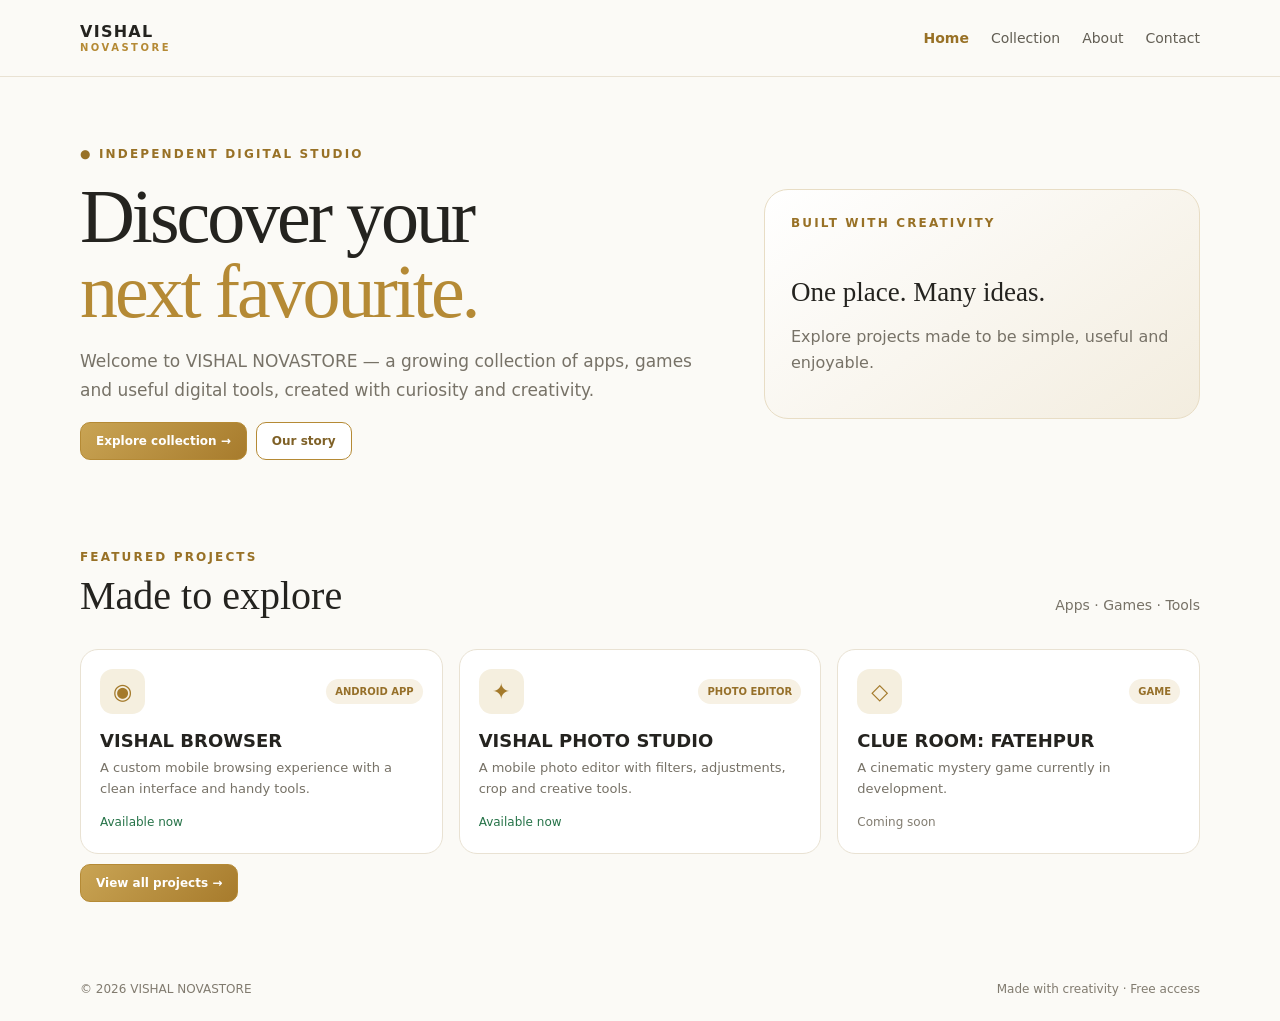
<file: index.html>
<!doctype html>
<html lang="en"><head><meta charset="utf-8"><meta name="viewport" content="width=device-width,initial-scale=1">
<meta name="theme-color" content="#fbfaf6"><meta name="description" content="VISHAL NOVASTORE — apps, games and digital tools created by Vishal.">
<title>Home | VISHAL NOVASTORE</title><link rel="icon" href="favicon.ico" sizes="any"><link rel="icon" type="image/png" href="vishal-novastore-favicon.png"><link rel="stylesheet" href="styles.css"></head><body>

<header><div class="wrap nav">
<a class="brand" href="index.html">VISHAL<small>NOVASTORE</small></a>
<button class="menu-toggle" type="button" aria-expanded="false" aria-label="Open navigation">Menu ☰</button>
<nav>
<a href="index.html" aria-current="page">Home</a>
<a href="collection.html" >Collection</a>
<a href="about.html" >About</a>
<a href="contact.html" >Contact</a>
</nav></div></header><main>
<div class="wrap hero"><div><div class="eyebrow">● Independent digital studio</div>
<h1>Discover your<br><span>next favourite.</span></h1>
<p class="lead">Welcome to VISHAL NOVASTORE — a growing collection of apps, games and useful digital tools, created with curiosity and creativity.</p>
<div class="buttons"><a class="btn primary" href="collection.html">Explore collection →</a><a class="btn secondary" href="about.html">Our story</a></div></div>
<div class="hero-card"><div class="eyebrow">Built with creativity</div><div><strong>One place. Many ideas.</strong><p>Explore projects made to be simple, useful and enjoyable.</p></div></div></div>
<section><div class="wrap"><div class="section-head"><div><div class="eyebrow">Featured projects</div><h2>Made to explore</h2></div><p>Apps · Games · Tools</p></div>
<div class="grid">
<article class="product"><div class="product-top"><div class="app-icon">◉</div><span class="tag">Android app</span></div><h3>VISHAL BROWSER</h3><p>A custom mobile browsing experience with a clean interface and handy tools.</p><span class="status available">Available now</span></article>
<article class="product"><div class="product-top"><div class="app-icon">✦</div><span class="tag">Photo editor</span></div><h3>VISHAL PHOTO STUDIO</h3><p>A mobile photo editor with filters, adjustments, crop and creative tools.</p><span class="status available">Available now</span></article>
<article class="product"><div class="product-top"><div class="app-icon">◇</div><span class="tag">Game</span></div><h3>CLUE ROOM: FATEHPUR</h3><p>A cinematic mystery game currently in development.</p><span class="status">Coming soon</span></article>
</div><div class="buttons"><a class="btn primary" href="collection.html">View all projects →</a></div></div></section>
</main><footer><div class="wrap footer-inner"><span>© <span id="year"></span> VISHAL NOVASTORE</span><span>Made with creativity · Free access</span></div></footer><script>
const toggle=document.querySelector('.menu-toggle'),nav=document.querySelector('nav');
if(toggle&&nav){toggle.addEventListener('click',()=>{const open=nav.classList.toggle('open');toggle.setAttribute('aria-expanded',String(open));toggle.textContent=open?'Close ✕':'Menu ☰';});}
document.querySelectorAll('nav a').forEach(a=>a.addEventListener('click',()=>{nav?.classList.remove('open');toggle?.setAttribute('aria-expanded','false');if(toggle)toggle.textContent='Menu ☰';}));
const year=document.getElementById('year');if(year)year.textContent=new Date().getFullYear();
const search=document.getElementById('search'),cards=[...document.querySelectorAll('.product')],filters=[...document.querySelectorAll('.filter')],empty=document.getElementById('empty');let active='all';
function update(){if(!search)return;let q=search.value.toLowerCase().trim(),shown=0;cards.forEach(c=>{let ok=(active==='all'||c.dataset.type===active)&&c.dataset.name.includes(q);c.style.display=ok?'flex':'none';if(ok)shown++;});if(empty)empty.style.display=shown?'none':'block';}
filters.forEach(b=>b.addEventListener('click',()=>{filters.forEach(x=>x.classList.remove('active'));b.classList.add('active');active=b.dataset.filter;update();}));search?.addEventListener('input',update);
</script></body></html>
</file>
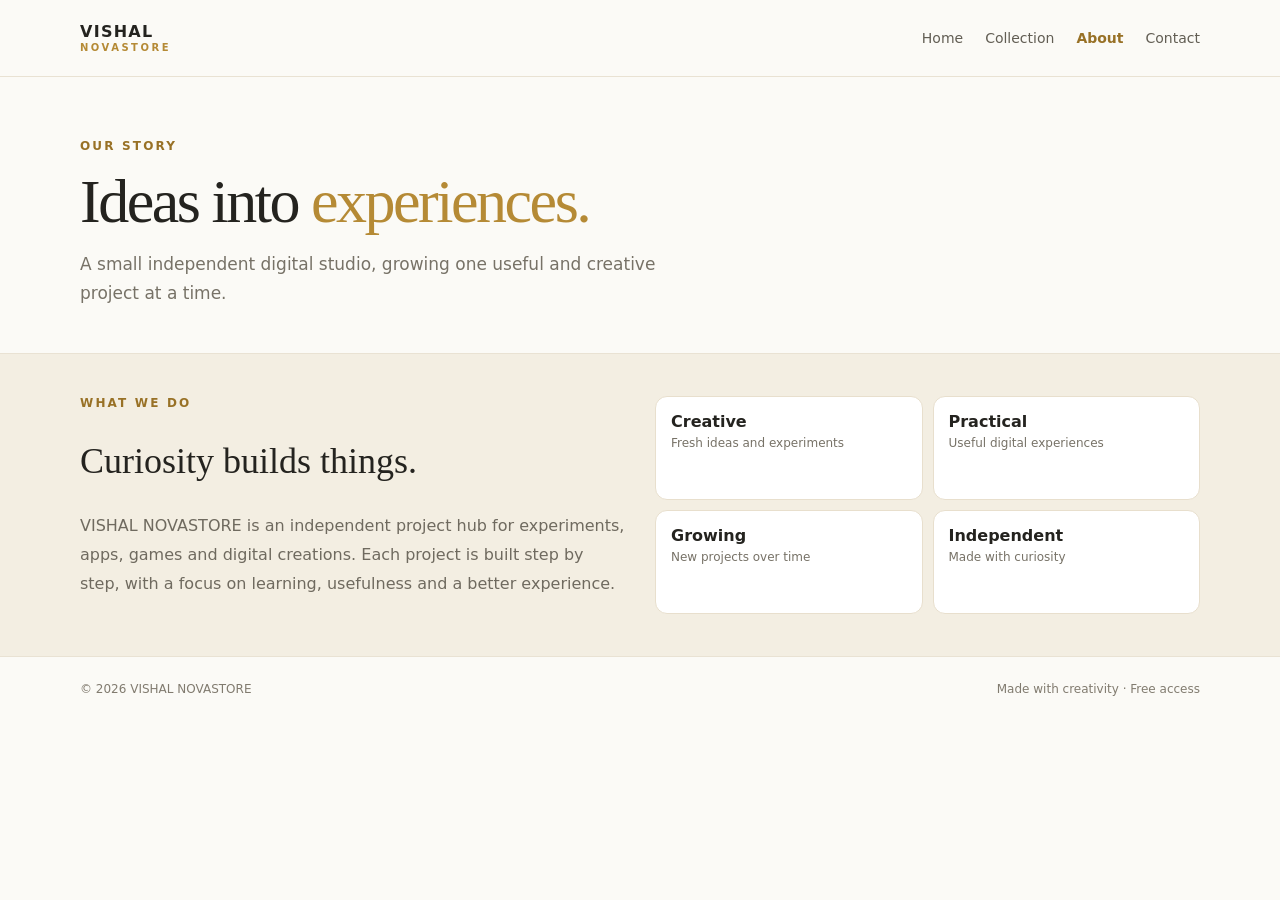
<file: about.html>
<!doctype html>
<html lang="en"><head><meta charset="utf-8"><meta name="viewport" content="width=device-width,initial-scale=1">
<meta name="theme-color" content="#fbfaf6"><meta name="description" content="VISHAL NOVASTORE — apps, games and digital tools created by Vishal.">
<title>About | VISHAL NOVASTORE</title><link rel="icon" href="favicon.ico" sizes="any"><link rel="icon" type="image/png" href="vishal-novastore-favicon.png"><link rel="stylesheet" href="styles.css"></head><body>

<header><div class="wrap nav">
<a class="brand" href="index.html">VISHAL<small>NOVASTORE</small></a>
<button class="menu-toggle" type="button" aria-expanded="false" aria-label="Open navigation">Menu ☰</button>
<nav>
<a href="index.html" >Home</a>
<a href="collection.html" >Collection</a>
<a href="about.html" aria-current="page">About</a>
<a href="contact.html" >Contact</a>
</nav></div></header><main>
<div class="wrap page-hero"><div class="eyebrow">Our story</div><h1>Ideas into <span>experiences.</span></h1><p class="lead">A small independent digital studio, growing one useful and creative project at a time.</p></div>
<section class="about-panel"><div class="wrap about-inner"><div><div class="eyebrow">What we do</div><h2>Curiosity builds things.</h2><p>VISHAL NOVASTORE is an independent project hub for experiments, apps, games and digital creations. Each project is built step by step, with a focus on learning, usefulness and a better experience.</p></div>
<div class="values"><div class="value"><b>Creative</b><span>Fresh ideas and experiments</span></div><div class="value"><b>Practical</b><span>Useful digital experiences</span></div><div class="value"><b>Growing</b><span>New projects over time</span></div><div class="value"><b>Independent</b><span>Made with curiosity</span></div></div></div></section>
</main><footer><div class="wrap footer-inner"><span>© <span id="year"></span> VISHAL NOVASTORE</span><span>Made with creativity · Free access</span></div></footer><script>
const toggle=document.querySelector('.menu-toggle'),nav=document.querySelector('nav');
if(toggle&&nav){toggle.addEventListener('click',()=>{const open=nav.classList.toggle('open');toggle.setAttribute('aria-expanded',String(open));toggle.textContent=open?'Close ✕':'Menu ☰';});}
document.querySelectorAll('nav a').forEach(a=>a.addEventListener('click',()=>{nav?.classList.remove('open');toggle?.setAttribute('aria-expanded','false');if(toggle)toggle.textContent='Menu ☰';}));
const year=document.getElementById('year');if(year)year.textContent=new Date().getFullYear();
const search=document.getElementById('search'),cards=[...document.querySelectorAll('.product')],filters=[...document.querySelectorAll('.filter')],empty=document.getElementById('empty');let active='all';
function update(){if(!search)return;let q=search.value.toLowerCase().trim(),shown=0;cards.forEach(c=>{let ok=(active==='all'||c.dataset.type===active)&&c.dataset.name.includes(q);c.style.display=ok?'flex':'none';if(ok)shown++;});if(empty)empty.style.display=shown?'none':'block';}
filters.forEach(b=>b.addEventListener('click',()=>{filters.forEach(x=>x.classList.remove('active'));b.classList.add('active');active=b.dataset.filter;update();}));search?.addEventListener('input',update);
</script></body></html>
</file>
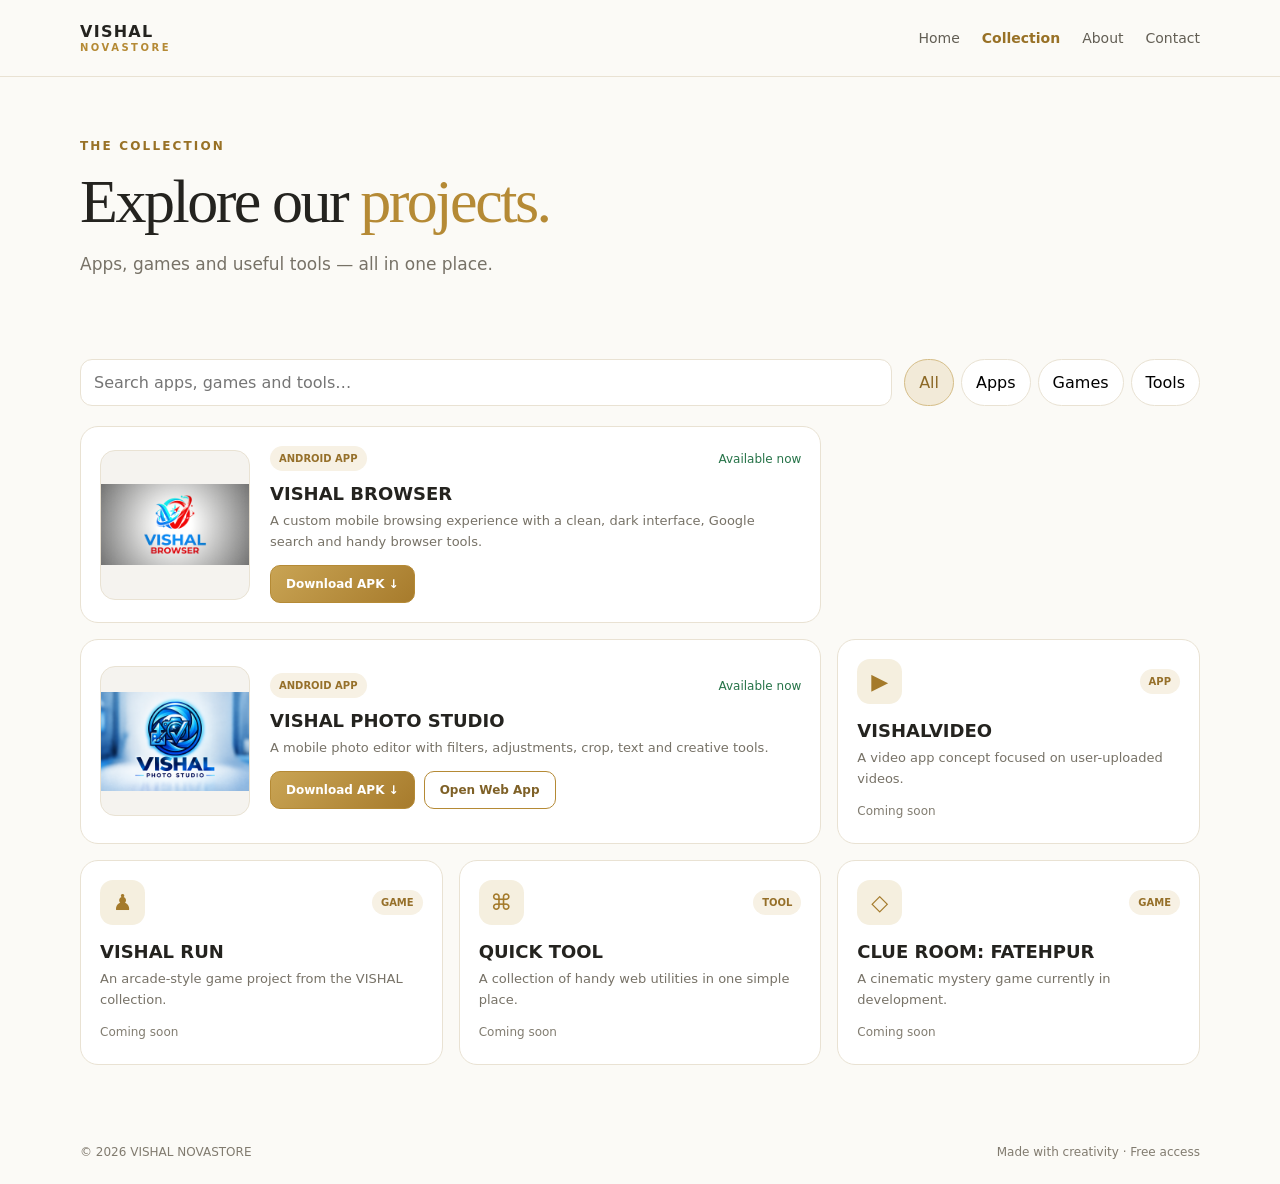
<file: collection.html>
<!doctype html>
<html lang="en"><head><meta charset="utf-8"><meta name="viewport" content="width=device-width,initial-scale=1">
<meta name="theme-color" content="#fbfaf6"><meta name="description" content="VISHAL NOVASTORE — apps, games and digital tools created by Vishal.">
<title>Collection | VISHAL NOVASTORE</title><link rel="icon" href="favicon.ico" sizes="any"><link rel="icon" type="image/png" href="vishal-novastore-favicon.png"><link rel="stylesheet" href="styles.css"></head><body>

<header><div class="wrap nav">
<a class="brand" href="index.html">VISHAL<small>NOVASTORE</small></a>
<button class="menu-toggle" type="button" aria-expanded="false" aria-label="Open navigation">Menu ☰</button>
<nav>
<a href="index.html" >Home</a>
<a href="collection.html" aria-current="page">Collection</a>
<a href="about.html" >About</a>
<a href="contact.html" >Contact</a>
</nav></div></header><main>
<div class="wrap page-hero"><div class="eyebrow">The collection</div><h1>Explore our <span>projects.</span></h1><p class="lead">Apps, games and useful tools — all in one place.</p></div>
<section><div class="wrap"><div class="toolbar"><input class="search" id="search" type="search" placeholder="Search apps, games and tools…" aria-label="Search projects"><div class="filters">
<button class="filter active" data-filter="all">All</button><button class="filter" data-filter="app">Apps</button><button class="filter" data-filter="game">Games</button><button class="filter" data-filter="tool">Tools</button></div></div>
<div class="grid" id="grid">
<article class="product showcase" data-type="app" data-name="vishal browser"><div class="art"><img src="vishal-browser-logo.png" alt="VISHAL BROWSER logo"></div><div class="copy"><div class="product-top"><span class="tag">Android App</span><span class="status available">Available now</span></div><h3>VISHAL BROWSER</h3><p>A custom mobile browsing experience with a clean, dark interface, Google search and handy browser tools.</p><div class="buttons"><a class="btn primary" href="VISHAL-BROWSER.apk" download>Download APK ↓</a></div></div></article>
<article class="product showcase" data-type="app" data-name="vishal photo studio"><div class="art"><img src="vishal-photo-studio-logo.png" alt="VISHAL PHOTO STUDIO logo"></div><div class="copy"><div class="product-top"><span class="tag">Android App</span><span class="status available">Available now</span></div><h3>VISHAL PHOTO STUDIO</h3><p>A mobile photo editor with filters, adjustments, crop, text and creative tools.</p><div class="buttons"><a class="btn primary" href="VISHAL%20PHOTO%20STUDIO_1.apk" download>Download APK ↓</a><a class="btn secondary" href="VISHAL-PHOTO-STUDIO.html">Open Web App</a></div></div></article>
<article class="product" data-type="app" data-name="vishalvideo"><div class="product-top"><div class="app-icon">▶</div><span class="tag">App</span></div><h3>VISHALVIDEO</h3><p>A video app concept focused on user-uploaded videos.</p><span class="status">Coming soon</span></article>
<article class="product" data-type="game" data-name="vishal run"><div class="product-top"><div class="app-icon">♟</div><span class="tag">Game</span></div><h3>VISHAL RUN</h3><p>An arcade-style game project from the VISHAL collection.</p><span class="status">Coming soon</span></article>
<article class="product" data-type="tool" data-name="quick tool"><div class="product-top"><div class="app-icon">⌘</div><span class="tag">Tool</span></div><h3>QUICK TOOL</h3><p>A collection of handy web utilities in one simple place.</p><span class="status">Coming soon</span></article>
<article class="product" data-type="game" data-name="clue room fatehpur"><div class="product-top"><div class="app-icon">◇</div><span class="tag">Game</span></div><h3>CLUE ROOM: FATEHPUR</h3><p>A cinematic mystery game currently in development.</p><span class="status">Coming soon</span></article>
</div><div id="empty" style="display:none;text-align:center;padding:24px;color:#777267">No matching projects found.</div></div></section>
</main><footer><div class="wrap footer-inner"><span>© <span id="year"></span> VISHAL NOVASTORE</span><span>Made with creativity · Free access</span></div></footer><script>
const toggle=document.querySelector('.menu-toggle'),nav=document.querySelector('nav');
if(toggle&&nav){toggle.addEventListener('click',()=>{const open=nav.classList.toggle('open');toggle.setAttribute('aria-expanded',String(open));toggle.textContent=open?'Close ✕':'Menu ☰';});}
document.querySelectorAll('nav a').forEach(a=>a.addEventListener('click',()=>{nav?.classList.remove('open');toggle?.setAttribute('aria-expanded','false');if(toggle)toggle.textContent='Menu ☰';}));
const year=document.getElementById('year');if(year)year.textContent=new Date().getFullYear();
const search=document.getElementById('search'),cards=[...document.querySelectorAll('.product')],filters=[...document.querySelectorAll('.filter')],empty=document.getElementById('empty');let active='all';
function update(){if(!search)return;let q=search.value.toLowerCase().trim(),shown=0;cards.forEach(c=>{let ok=(active==='all'||c.dataset.type===active)&&c.dataset.name.includes(q);c.style.display=ok?'flex':'none';if(ok)shown++;});if(empty)empty.style.display=shown?'none':'block';}
filters.forEach(b=>b.addEventListener('click',()=>{filters.forEach(x=>x.classList.remove('active'));b.classList.add('active');active=b.dataset.filter;update();}));search?.addEventListener('input',update);
</script></body></html>
</file>
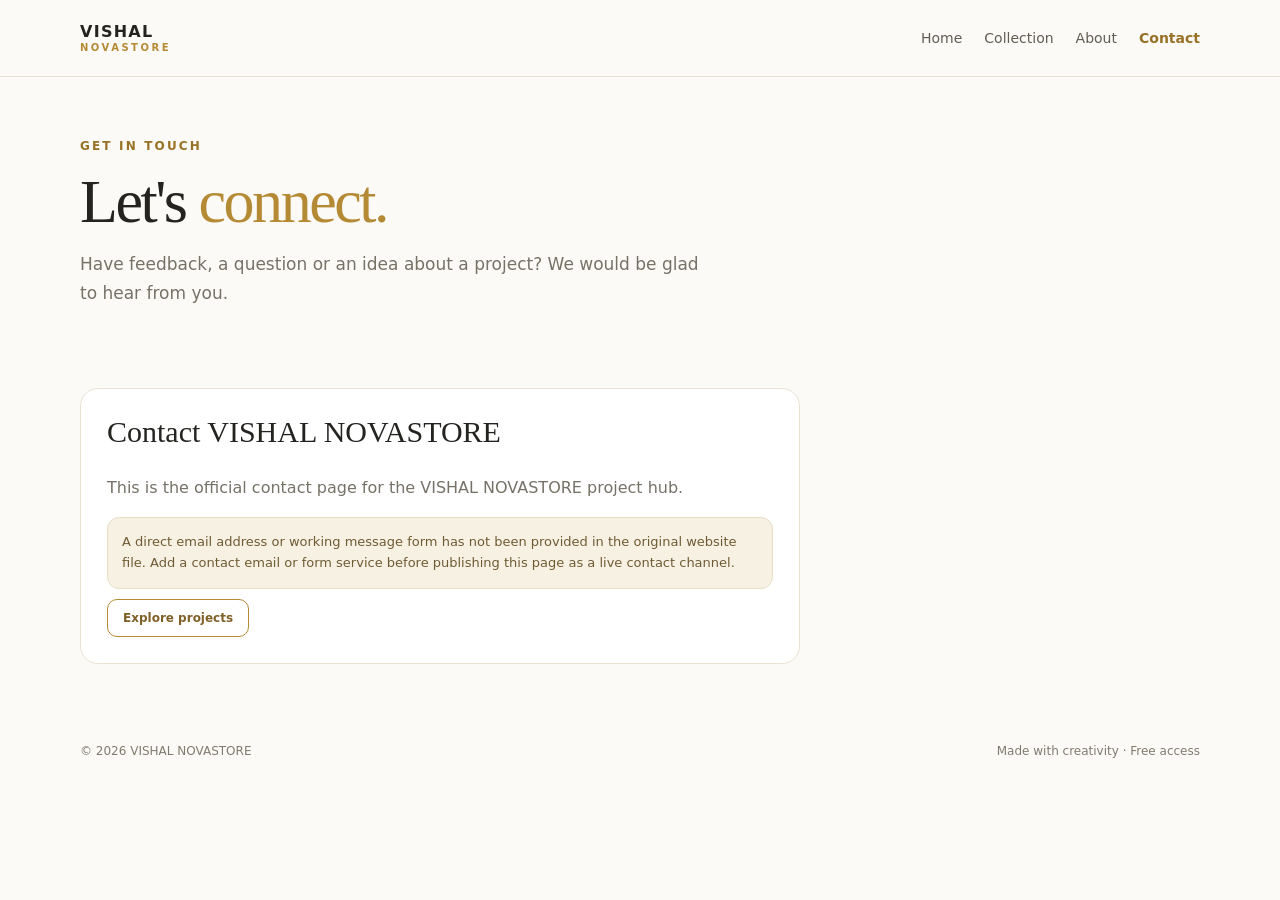
<file: contact.html>
<!doctype html>
<html lang="en"><head><meta charset="utf-8"><meta name="viewport" content="width=device-width,initial-scale=1">
<meta name="theme-color" content="#fbfaf6"><meta name="description" content="VISHAL NOVASTORE — apps, games and digital tools created by Vishal.">
<title>Contact | VISHAL NOVASTORE</title><link rel="icon" href="favicon.ico" sizes="any"><link rel="icon" type="image/png" href="vishal-novastore-favicon.png"><link rel="stylesheet" href="styles.css"></head><body>

<header><div class="wrap nav">
<a class="brand" href="index.html">VISHAL<small>NOVASTORE</small></a>
<button class="menu-toggle" type="button" aria-expanded="false" aria-label="Open navigation">Menu ☰</button>
<nav>
<a href="index.html" >Home</a>
<a href="collection.html" >Collection</a>
<a href="about.html" >About</a>
<a href="contact.html" aria-current="page">Contact</a>
</nav></div></header><main>
<div class="wrap page-hero"><div class="eyebrow">Get in touch</div><h1>Let's <span>connect.</span></h1><p class="lead">Have feedback, a question or an idea about a project? We would be glad to hear from you.</p></div>
<section><div class="wrap"><div class="contact-card"><h2 style="font:30px Georgia,serif;margin-top:0">Contact VISHAL NOVASTORE</h2>
<p>This is the official contact page for the VISHAL NOVASTORE project hub.</p>
<div class="note">A direct email address or working message form has not been provided in the original website file. Add a contact email or form service before publishing this page as a live contact channel.</div>
<div class="buttons"><a class="btn secondary" href="collection.html">Explore projects</a></div></div></div></section>
</main><footer><div class="wrap footer-inner"><span>© <span id="year"></span> VISHAL NOVASTORE</span><span>Made with creativity · Free access</span></div></footer><script>
const toggle=document.querySelector('.menu-toggle'),nav=document.querySelector('nav');
if(toggle&&nav){toggle.addEventListener('click',()=>{const open=nav.classList.toggle('open');toggle.setAttribute('aria-expanded',String(open));toggle.textContent=open?'Close ✕':'Menu ☰';});}
document.querySelectorAll('nav a').forEach(a=>a.addEventListener('click',()=>{nav?.classList.remove('open');toggle?.setAttribute('aria-expanded','false');if(toggle)toggle.textContent='Menu ☰';}));
const year=document.getElementById('year');if(year)year.textContent=new Date().getFullYear();
const search=document.getElementById('search'),cards=[...document.querySelectorAll('.product')],filters=[...document.querySelectorAll('.filter')],empty=document.getElementById('empty');let active='all';
function update(){if(!search)return;let q=search.value.toLowerCase().trim(),shown=0;cards.forEach(c=>{let ok=(active==='all'||c.dataset.type===active)&&c.dataset.name.includes(q);c.style.display=ok?'flex':'none';if(ok)shown++;});if(empty)empty.style.display=shown?'none':'block';}
filters.forEach(b=>b.addEventListener('click',()=>{filters.forEach(x=>x.classList.remove('active'));b.classList.add('active');active=b.dataset.filter;update();}));search?.addEventListener('input',update);
</script></body></html>
</file>
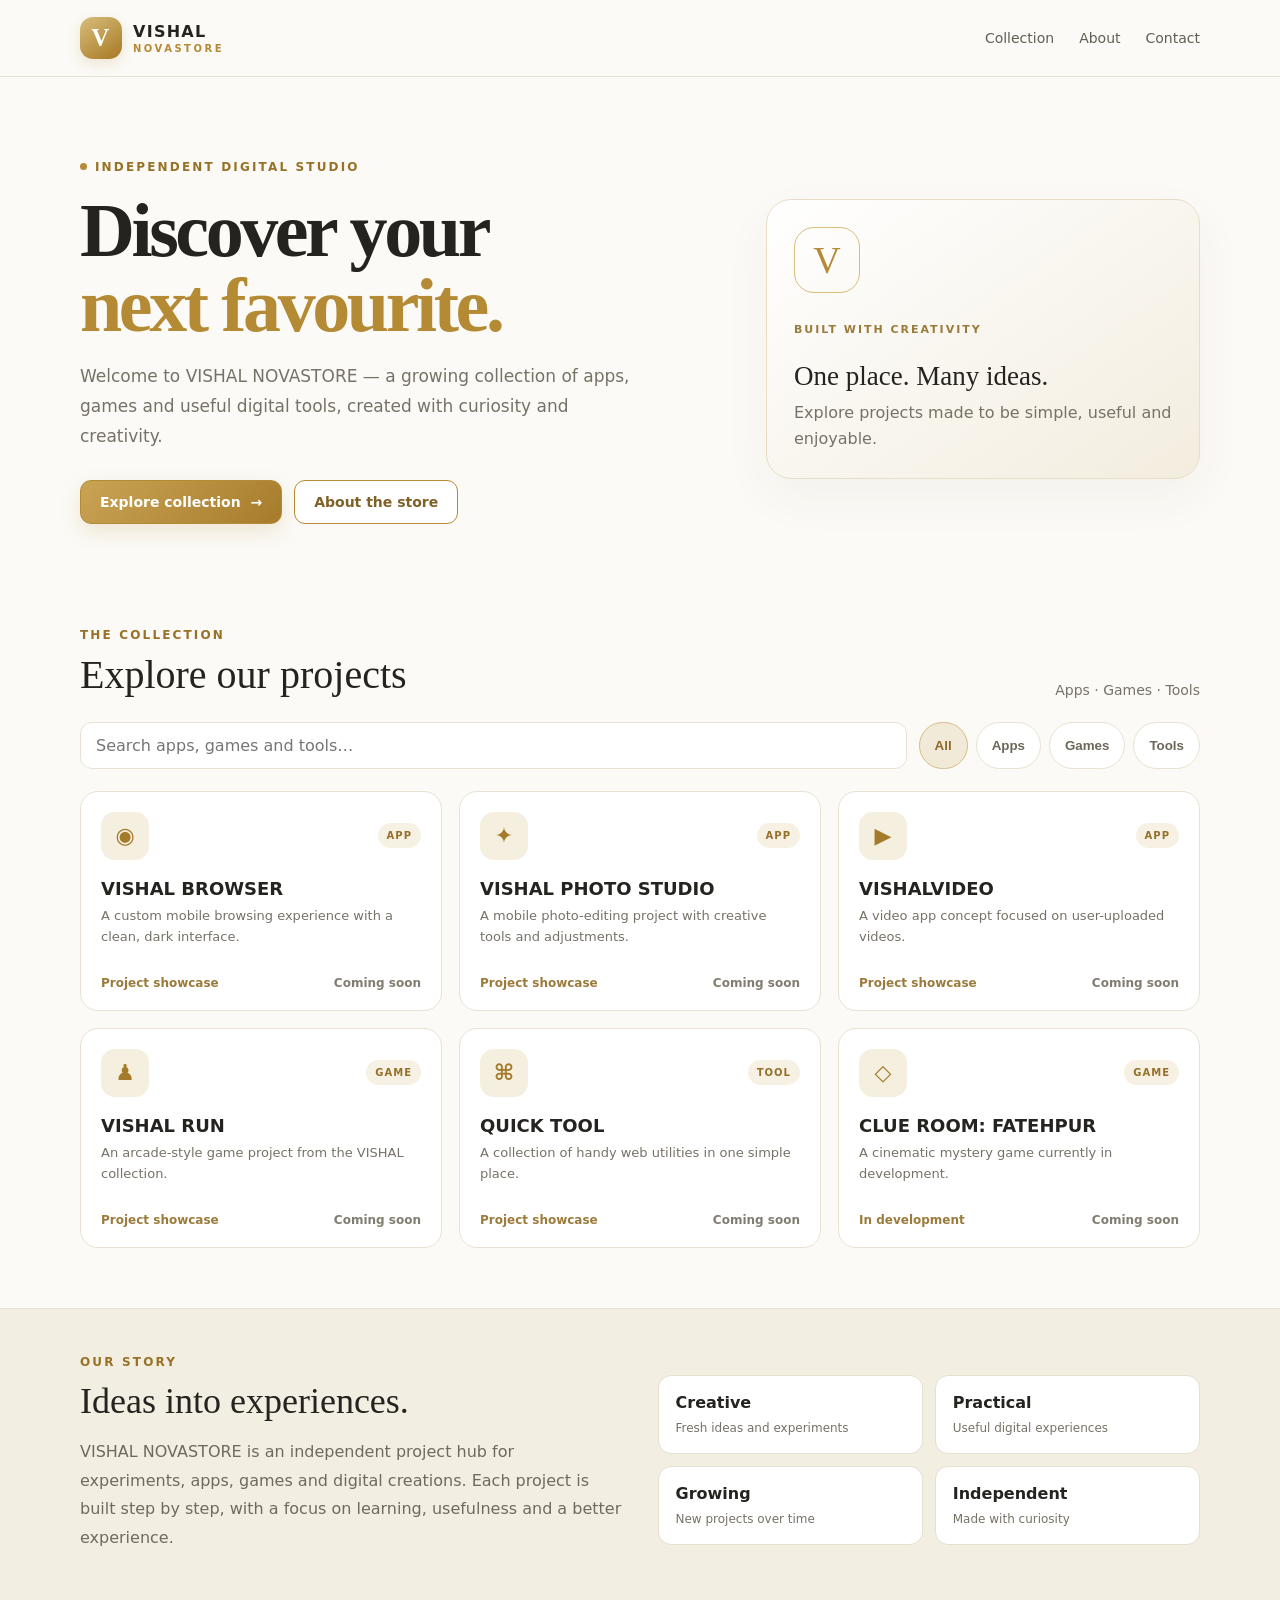
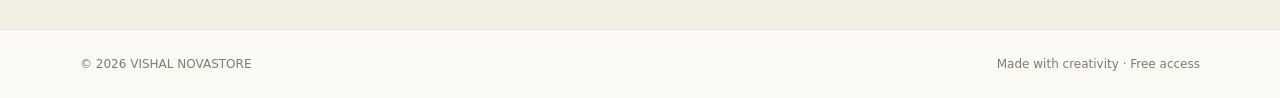
<file: index(3).html>
<!DOCTYPE html>
<html lang="en">
<head>
<meta charset="UTF-8">
<meta name="viewport" content="width=device-width, initial-scale=1.0">
<meta name="theme-color" content="#fbfaf6">
<meta name="description" content="VISHAL NOVASTORE — apps, games and digital tools created by Vishal.">
<title>VISHAL NOVASTORE | Apps • Games • Tools</title>
<style>
:root{--ink:#24231f;--muted:#777267;--gold:#b58a35;--gold2:#d8bd7b;--paper:#fbfaf6;--line:#e9e2d3;--white:#fff}
*{box-sizing:border-box}html{scroll-behavior:smooth}body{margin:0;background:var(--paper);color:var(--ink);font-family:Inter,ui-sans-serif,system-ui,-apple-system,"Segoe UI",sans-serif}
a{color:inherit;text-decoration:none}.wrap{width:min(1120px,92%);margin:auto}
header{position:sticky;top:0;z-index:5;background:rgba(251,250,246,.92);backdrop-filter:blur(14px);border-bottom:1px solid var(--line)}
.nav{height:76px;display:flex;align-items:center;justify-content:space-between;gap:20px}
.brand{display:flex;align-items:center;gap:11px;font-weight:850;letter-spacing:.08em}.mark{width:42px;height:42px;border-radius:13px;background:linear-gradient(145deg,#d8bd7b,#a77924);display:grid;place-items:center;color:white;font-family:Georgia,serif;font-size:25px;box-shadow:0 5px 14px #b58a3530}.brand small{display:block;color:var(--gold);font-size:10px;letter-spacing:.25em;margin-top:2px}
nav{display:flex;gap:25px;color:#625e54;font-size:14px}nav a:hover{color:var(--gold)}
.hero{padding:78px 0 58px;display:grid;grid-template-columns:1.2fr .8fr;gap:35px;align-items:center}
.eyebrow{display:inline-flex;align-items:center;gap:8px;color:#987126;font-size:12px;font-weight:750;letter-spacing:.18em;text-transform:uppercase}
.dot{width:7px;height:7px;background:var(--gold);border-radius:50%}
h1{font-family:Georgia,"Times New Roman",serif;font-size:clamp(46px,7vw,76px);line-height:.99;letter-spacing:-.045em;margin:19px 0}
h1 span{color:var(--gold)}.lead{color:var(--muted);font-size:17px;line-height:1.75;max-width:550px}
.actions{display:flex;gap:12px;flex-wrap:wrap;margin-top:28px}.btn{padding:13px 19px;border-radius:11px;font-weight:700;font-size:14px;border:1px solid var(--gold);display:inline-flex;align-items:center;justify-content:center}.primary{background:linear-gradient(135deg,#c9a454,#a77b2c);color:#fff;box-shadow:0 8px 20px #b58a352b}.secondary{background:#fff;color:#7f6127}
.hero-card{background:linear-gradient(145deg,#fff,#f3eddf);border:1px solid #e8ddc5;border-radius:25px;padding:27px;min-height:280px;display:flex;flex-direction:column;justify-content:space-between;box-shadow:0 18px 50px #5a48200c}
.hero-card .seal{width:66px;height:66px;border:1px solid var(--gold2);border-radius:20px;display:grid;place-items:center;color:var(--gold);font:38px Georgia,serif}
.hero-card h2{font:27px Georgia,serif;margin:25px 0 8px}.hero-card p{color:var(--muted);line-height:1.6;margin:0}.mini{font-size:11px;color:#9b7b3b;letter-spacing:.18em;text-transform:uppercase;font-weight:800}
section{padding:42px 0 60px}.section-head{display:flex;justify-content:space-between;align-items:end;gap:20px;margin-bottom:24px}.section-head h2{font:clamp(29px,4vw,40px) Georgia,serif;margin:8px 0 0}.section-head p{color:var(--muted);margin:0;font-size:14px}
.toolbar{display:flex;gap:12px;flex-wrap:wrap;margin-bottom:22px}.search{flex:1;min-width:210px;border:1px solid var(--line);border-radius:12px;padding:13px 15px;background:white;font:inherit;outline:none}.search:focus{border-color:var(--gold)}.filters{display:flex;gap:8px;flex-wrap:wrap}.filter{border:1px solid var(--line);background:#fff;border-radius:999px;padding:10px 15px;font-weight:650;color:#6d675a;cursor:pointer}.filter.active,.filter:hover{background:#f2ead8;border-color:#d5bd87;color:#8c6926}
.grid{display:grid;grid-template-columns:repeat(3,1fr);gap:17px}.product{background:white;border:1px solid var(--line);border-radius:18px;padding:20px;transition:.2s;min-height:220px;display:flex;flex-direction:column}.product:hover{transform:translateY(-4px);box-shadow:0 15px 35px #40351a10;border-color:#d9c28f}
.product-top{display:flex;justify-content:space-between;align-items:center}.app-icon{width:48px;height:48px;border-radius:14px;background:#f5efdf;color:#a47a2b;display:grid;place-items:center;font-size:22px;font-weight:800}.tag{font-size:10px;letter-spacing:.1em;text-transform:uppercase;color:#96702a;background:#f7f1e4;border-radius:999px;padding:7px 9px;font-weight:800}
.product h3{font-size:18px;margin:18px 0 7px}.product p{font-size:13px;line-height:1.6;color:var(--muted);margin:0 0 18px}.product-foot{margin-top:auto;display:flex;justify-content:space-between;align-items:center;color:#9b7b3b;font-size:12px;font-weight:750}.status{color:#827d71}
.empty{display:none;color:var(--muted);padding:25px;text-align:center;border:1px dashed var(--line);border-radius:14px}
.about{background:#f3eee2;border-top:1px solid var(--line);border-bottom:1px solid var(--line)}.about-inner{display:grid;grid-template-columns:1fr 1fr;gap:35px;align-items:center}.about h2{font:36px Georgia,serif;margin:10px 0}.about p{color:#6f6a5f;line-height:1.8}.values{display:grid;grid-template-columns:1fr 1fr;gap:12px}.value{background:#fff;border:1px solid #e8dfcd;border-radius:13px;padding:17px}.value b{display:block;margin-bottom:5px}.value span{font-size:12px;color:var(--muted)}
footer{padding:27px 0;color:#817b6f;font-size:12px}.footer-inner{display:flex;justify-content:space-between;gap:15px;flex-wrap:wrap}
@media(max-width:760px){nav{gap:13px;font-size:12px}.hero{grid-template-columns:1fr;padding:55px 0 35px}.hero-card{min-height:220px}.grid{grid-template-columns:1fr 1fr}.about-inner{grid-template-columns:1fr}.section-head{align-items:start;flex-direction:column}}
@media(max-width:480px){.nav{height:66px}.brand{font-size:13px}nav{gap:10px}nav a:nth-child(3){display:none}.grid{grid-template-columns:1fr}.product{min-height:195px}h1{font-size:51px}}
</style>
</head>
<body>
<header><div class="wrap nav">
  <a class="brand" href="#"><span class="mark">V</span><span>VISHAL<small>NOVASTORE</small></span></a>
  <nav><a href="#collection">Collection</a><a href="#about">About</a><a href="#contact">Contact</a></nav>
</div></header>
<main>
<div class="wrap hero">
  <div><div class="eyebrow"><span class="dot"></span> Independent digital studio</div>
    <h1>Discover your<br><span>next favourite.</span></h1>
    <p class="lead">Welcome to VISHAL NOVASTORE — a growing collection of apps, games and useful digital tools, created with curiosity and creativity.</p>
    <div class="actions"><a class="btn primary" href="#collection">Explore collection&nbsp; →</a><a class="btn secondary" href="#about">About the store</a></div>
  </div>
  <div class="hero-card"><div class="seal">V</div><div><div class="mini">Built with creativity</div><h2>One place. Many ideas.</h2><p>Explore projects made to be simple, useful and enjoyable.</p></div></div>
</div>
<section id="collection"><div class="wrap">
  <div class="section-head"><div><div class="eyebrow">The collection</div><h2>Explore our projects</h2></div><p>Apps · Games · Tools</p></div>
  <div class="toolbar"><input class="search" id="search" type="search" placeholder="Search apps, games and tools…" aria-label="Search projects"><div class="filters"><button class="filter active" data-filter="all">All</button><button class="filter" data-filter="app">Apps</button><button class="filter" data-filter="game">Games</button><button class="filter" data-filter="tool">Tools</button></div></div>
  <div class="grid" id="grid">
    <article class="product" data-type="app" data-name="vishal browser"><div class="product-top"><div class="app-icon">◉</div><span class="tag">App</span></div><h3>VISHAL BROWSER</h3><p>A custom mobile browsing experience with a clean, dark interface.</p><div class="product-foot"><span>Project showcase</span><span class="status">Coming soon</span></div></article>
    <article class="product" data-type="app" data-name="vishal photo studio"><div class="product-top"><div class="app-icon">✦</div><span class="tag">App</span></div><h3>VISHAL PHOTO STUDIO</h3><p>A mobile photo-editing project with creative tools and adjustments.</p><div class="product-foot"><span>Project showcase</span><span class="status">Coming soon</span></div></article>
    <article class="product" data-type="app" data-name="vishalvideo"><div class="product-top"><div class="app-icon">▶</div><span class="tag">App</span></div><h3>VISHALVIDEO</h3><p>A video app concept focused on user-uploaded videos.</p><div class="product-foot"><span>Project showcase</span><span class="status">Coming soon</span></div></article>
    <article class="product" data-type="game" data-name="vishal run"><div class="product-top"><div class="app-icon">♟</div><span class="tag">Game</span></div><h3>VISHAL RUN</h3><p>An arcade-style game project from the VISHAL collection.</p><div class="product-foot"><span>Project showcase</span><span class="status">Coming soon</span></div></article>
    <article class="product" data-type="tool" data-name="quick tool"><div class="product-top"><div class="app-icon">⌘</div><span class="tag">Tool</span></div><h3>QUICK TOOL</h3><p>A collection of handy web utilities in one simple place.</p><div class="product-foot"><span>Project showcase</span><span class="status">Coming soon</span></div></article>
    <article class="product" data-type="game" data-name="clue room fatehpur"><div class="product-top"><div class="app-icon">◇</div><span class="tag">Game</span></div><h3>CLUE ROOM: FATEHPUR</h3><p>A cinematic mystery game currently in development.</p><div class="product-foot"><span>In development</span><span class="status">Coming soon</span></div></article>
  </div><div class="empty" id="empty">No matching projects found.</div>
</div></section>
<section class="about" id="about"><div class="wrap about-inner"><div><div class="eyebrow">Our story</div><h2>Ideas into experiences.</h2><p>VISHAL NOVASTORE is an independent project hub for experiments, apps, games and digital creations. Each project is built step by step, with a focus on learning, usefulness and a better experience.</p></div><div class="values"><div class="value"><b>Creative</b><span>Fresh ideas and experiments</span></div><div class="value"><b>Practical</b><span>Useful digital experiences</span></div><div class="value"><b>Growing</b><span>New projects over time</span></div><div class="value"><b>Independent</b><span>Made with curiosity</span></div></div></div></section>
</main>
<footer id="contact"><div class="wrap footer-inner"><span>© <span id="year"></span> VISHAL NOVASTORE</span><span>Made with creativity · Free access</span></div></footer>
<script>
const search=document.getElementById('search'), cards=[...document.querySelectorAll('.product')], filters=[...document.querySelectorAll('.filter')], empty=document.getElementById('empty');let active='all';
function update(){let q=search.value.toLowerCase().trim(),shown=0;cards.forEach(c=>{let ok=(active==='all'||c.dataset.type===active)&&c.dataset.name.includes(q);c.style.display=ok?'flex':'none';if(ok)shown++});empty.style.display=shown?'none':'block'}
filters.forEach(b=>b.addEventListener('click',()=>{filters.forEach(x=>x.classList.remove('active'));b.classList.add('active');active=b.dataset.filter;update()}));search.addEventListener('input',update);document.getElementById('year').textContent=new Date().getFullYear();
</script>
</body></html>
</file>
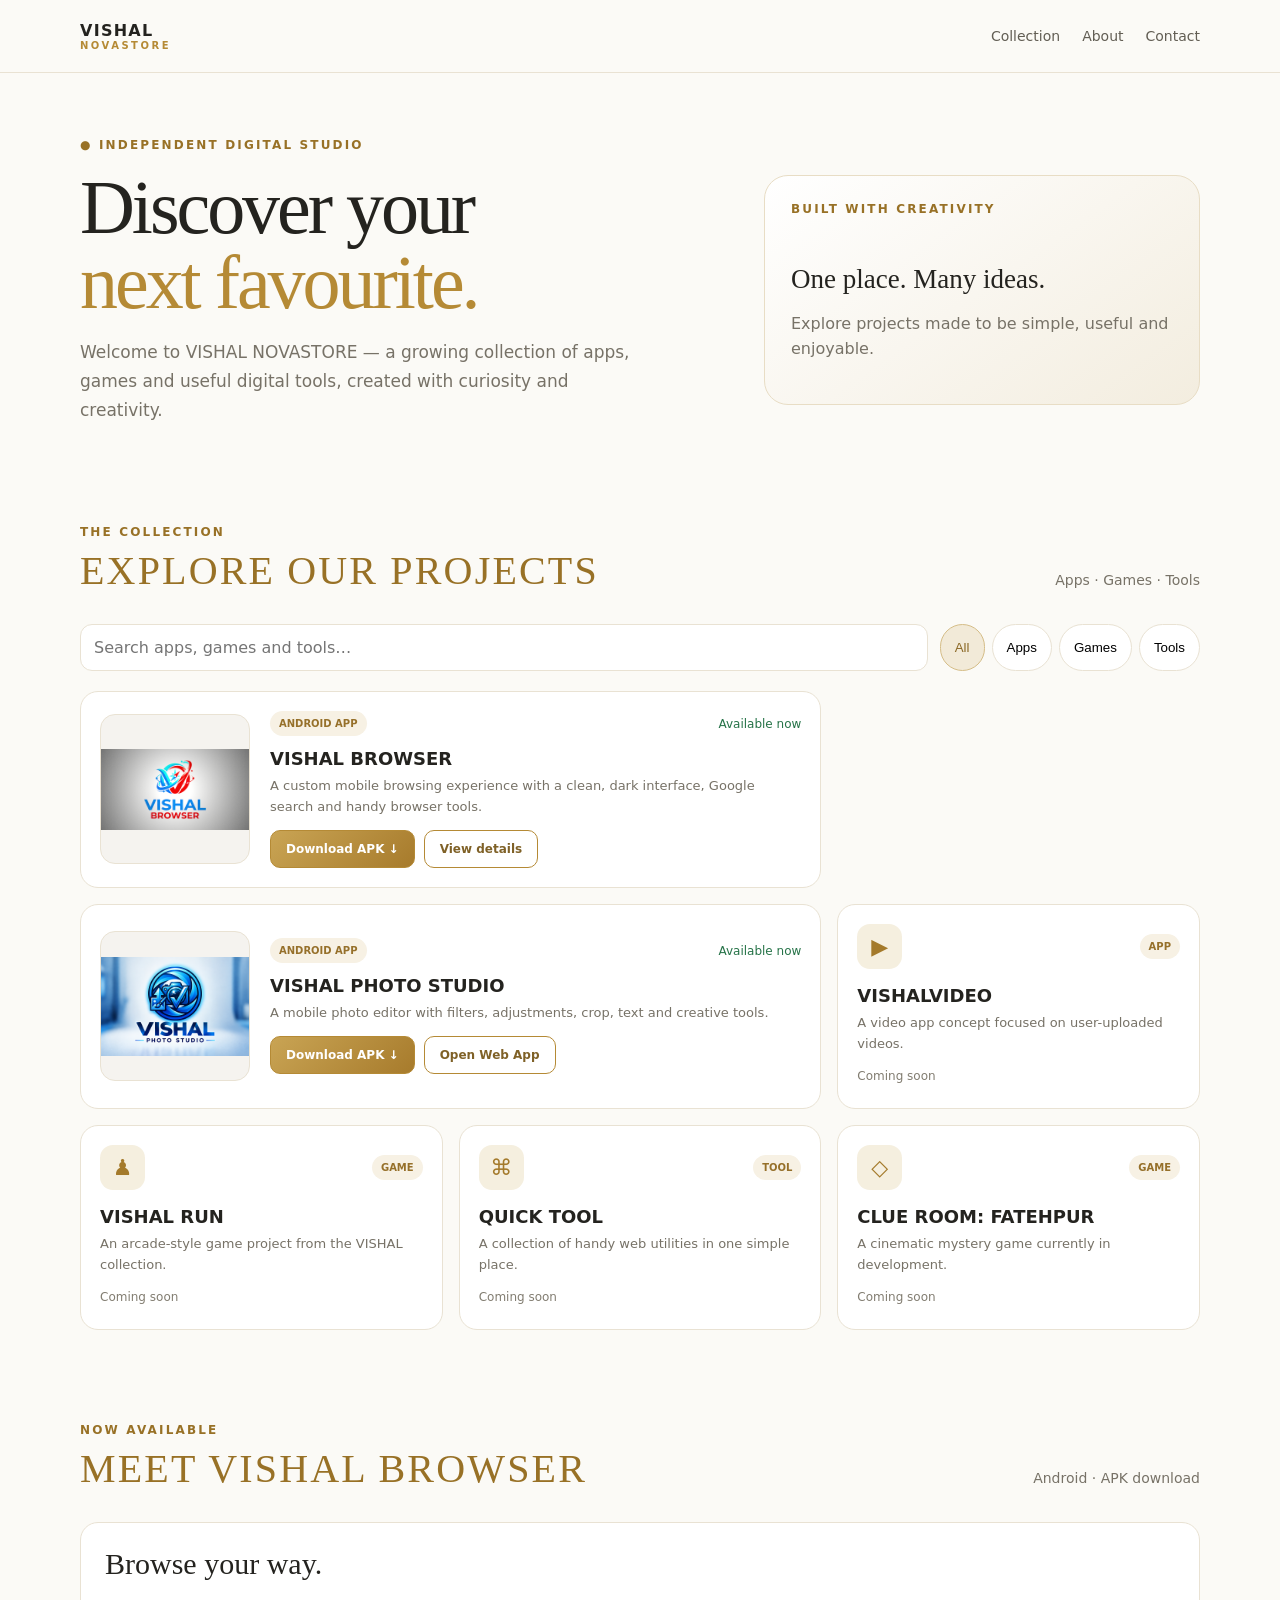
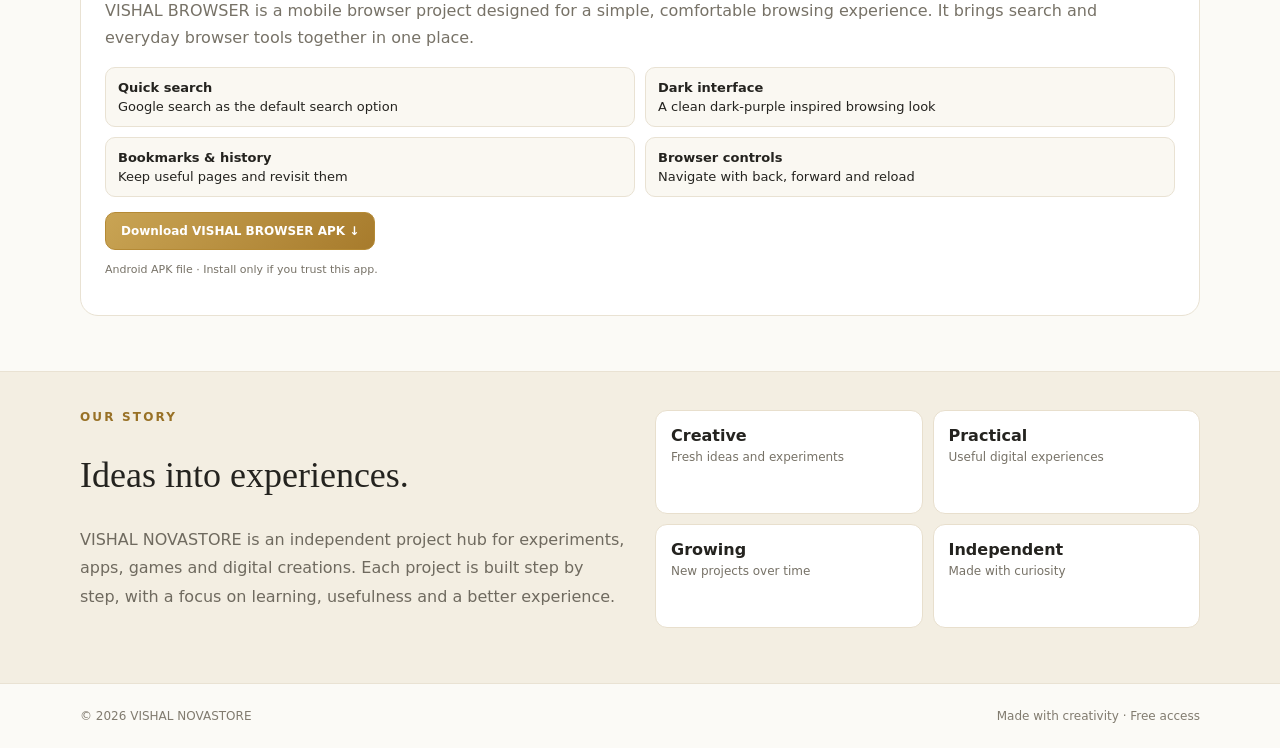
<file: VISHAL-NOVASTORE-index-updated.html>
<!doctype html>
<html lang="en"><head>
<meta charset="utf-8"><meta name="viewport" content="width=device-width,initial-scale=1">
<meta name="theme-color" content="#fbfaf6"><meta name="description" content="VISHAL NOVASTORE — apps, games and digital tools created by Vishal.">
<title>VISHAL NOVASTORE | Apps • Games • Tools</title>
<style>
:root{--ink:#24231f;--muted:#777267;--gold:#b58a35;--paper:#fbfaf6;--line:#e9e2d3}*{box-sizing:border-box}html{scroll-behavior:smooth}body{margin:0;background:var(--paper);color:var(--ink);font-family:system-ui,sans-serif}a{color:inherit;text-decoration:none}.wrap{width:min(1120px,92%);margin:auto}header{position:sticky;top:0;background:#fbfaf6ed;backdrop-filter:blur(14px);border-bottom:1px solid var(--line);z-index:5}.nav{height:72px;display:flex;align-items:center;justify-content:space-between}.brand{font-weight:850;letter-spacing:.08em}.brand small{display:block;color:var(--gold);font-size:10px;letter-spacing:.25em}nav{display:flex;gap:22px;font-size:14px;color:#625e54}.hero{padding:65px 0 45px;display:grid;grid-template-columns:1.2fr .8fr;gap:30px;align-items:center}.eyebrow{color:#987126;font-size:12px;font-weight:750;letter-spacing:.18em;text-transform:uppercase}h1{font:clamp(46px,7vw,76px)/.99 Georgia,serif;letter-spacing:-.04em;margin:18px 0}h1 span{color:var(--gold)}.lead{color:var(--muted);font-size:17px;line-height:1.7;max-width:550px}.hero-card{background:linear-gradient(145deg,#fff,#f3eddf);border:1px solid #e8ddc5;border-radius:24px;padding:26px;min-height:230px;display:flex;flex-direction:column;justify-content:space-between}.hero-card strong{font:27px Georgia,serif}.hero-card p{color:var(--muted);line-height:1.6}section{padding:38px 0 55px}.section-head{display:flex;justify-content:space-between;align-items:end;margin-bottom:22px;gap:15px}.section-head h2{font:clamp(29px,4vw,40px) Georgia,serif;margin:8px 0}.section-head p{color:var(--muted);font-size:14px}.toolbar{display:flex;gap:12px;flex-wrap:wrap;margin-bottom:20px}.search{flex:1;min-width:200px;padding:13px;border:1px solid var(--line);border-radius:12px;font:inherit}.filters{display:flex;gap:7px;flex-wrap:wrap}.filter{border:1px solid var(--line);background:white;border-radius:30px;padding:9px 14px;cursor:pointer}.filter.active{background:#f2ead8;border-color:#d5bd87;color:#8c6926}.grid{display:grid;grid-template-columns:repeat(3,1fr);gap:16px}.product{background:white;border:1px solid var(--line);border-radius:18px;padding:19px;min-height:205px;display:flex;flex-direction:column}.product:hover{box-shadow:0 12px 30px #40351a10}.product-top{display:flex;justify-content:space-between;align-items:center;gap:8px}.app-icon{width:45px;height:45px;border-radius:13px;background:#f5efdf;color:#a47a2b;display:grid;place-items:center;font-size:22px}.tag{font-size:10px;text-transform:uppercase;color:#96702a;background:#f7f1e4;border-radius:20px;padding:7px 9px;font-weight:800}.product h3{font-size:18px;margin:16px 0 7px}.product p{font-size:13px;line-height:1.6;color:var(--muted);margin:0 0 15px}.status{font-size:12px;color:#827d71}.available{color:#267348!important}.showcase{grid-column:span 2;display:grid;grid-template-columns:150px 1fr;gap:20px;align-items:center;min-height:0}.art{width:100%;aspect-ratio:1;border-radius:15px;overflow:hidden;background:#f5f3ef;border:1px solid var(--line);display:grid;place-items:center}.art img{width:100%;height:100%;object-fit:contain}.copy h3{margin:12px 0 7px}.copy p{margin-bottom:12px}.buttons{display:flex;gap:9px;flex-wrap:wrap;margin-top:10px}.btn{padding:11px 15px;border-radius:10px;font-size:12px;font-weight:750;border:1px solid var(--gold);display:inline-flex;align-items:center;justify-content:center}.primary{background:linear-gradient(135deg,#c9a454,#a77b2c);color:white}.secondary{background:#fff;color:#7f6127}.details{background:white;border:1px solid var(--line);border-radius:18px;padding:24px;margin-top:18px}.details h3{font:30px Georgia,serif;margin:0 0 10px}.details p{color:var(--muted);line-height:1.7}.features{display:grid;grid-template-columns:1fr 1fr;gap:10px;margin:15px 0}.feature{background:#faf8f2;border:1px solid var(--line);border-radius:10px;padding:12px;font-size:13px}.feature b{display:block;margin-bottom:4px}.about{background:#f3eee2;border-block:1px solid var(--line)}.about-inner{display:grid;grid-template-columns:1fr 1fr;gap:30px}.about h2{font:36px Georgia,serif}.about p{color:#6f6a5f;line-height:1.8}.values{display:grid;grid-template-columns:1fr 1fr;gap:10px}.value{background:white;border:1px solid #e8dfcd;border-radius:12px;padding:15px}.value span{display:block;color:var(--muted);font-size:12px;margin-top:5px}footer{padding:25px 0;color:#817b6f;font-size:12px}.footer-inner{display:flex;justify-content:space-between;flex-wrap:wrap}@media(max-width:760px){.hero,.about-inner{grid-template-columns:1fr}.grid{grid-template-columns:1fr 1fr}.showcase{grid-column:span 2;grid-template-columns:110px 1fr}.section-head{align-items:start;flex-direction:column}}@media(max-width:480px){.grid{grid-template-columns:1fr}.showcase{grid-column:span 1;grid-template-columns:1fr}.art{max-width:145px}.features{grid-template-columns:1fr}nav{gap:10px;font-size:12px}}
</style></head><body>
<header><div class="wrap nav"><a class="brand" href="#">VISHAL<small>NOVASTORE</small></a><nav><a href="#collection">Collection</a><a href="#about">About</a><a href="#contact">Contact</a></nav></div></header>
<main><div class="wrap hero"><div><div class="eyebrow">● Independent digital studio</div><h1>Discover your<br><span>next favourite.</span></h1><p class="lead">Welcome to VISHAL NOVASTORE — a growing collection of apps, games and useful digital tools, created with curiosity and creativity.</p></div><div class="hero-card"><div class="eyebrow">Built with creativity</div><div><strong>One place. Many ideas.</strong><p>Explore projects made to be simple, useful and enjoyable.</p></div></div></div>
<section id="collection"><div class="wrap"><div class="section-head"><div class="eyebrow">The collection<h2>Explore our projects</h2></div><p>Apps · Games · Tools</p></div><div class="toolbar"><input class="search" id="search" type="search" placeholder="Search apps, games and tools…"><div class="filters"><button class="filter active" data-filter="all">All</button><button class="filter" data-filter="app">Apps</button><button class="filter" data-filter="game">Games</button><button class="filter" data-filter="tool">Tools</button></div></div>
<div class="grid" id="grid">
<article class="product showcase" data-type="app" data-name="vishal browser"><div class="art"><img src="vishal-browser-logo.png" alt="VISHAL BROWSER logo"></div><div class="copy"><div class="product-top"><span class="tag">Android App</span><span class="status available">Available now</span></div><h3>VISHAL BROWSER</h3><p>A custom mobile browsing experience with a clean, dark interface, Google search and handy browser tools.</p><div class="buttons"><a class="btn primary" href="VISHAL-BROWSER.apk" download>Download APK ↓</a><a class="btn secondary" href="#browser-details">View details</a></div></div></article>
<article class="product showcase" data-type="app" data-name="vishal photo studio"><div class="art"><img src="vishal-photo-studio-logo.png" alt="VISHAL PHOTO STUDIO logo"></div><div class="copy"><div class="product-top"><span class="tag">Android App</span><span class="status available">Available now</span></div><h3>VISHAL PHOTO STUDIO</h3><p>A mobile photo editor with filters, adjustments, crop, text and creative tools.</p><div class="buttons"><a class="btn primary" href="VISHAL%20PHOTO%20STUDIO_1.apk" download>Download APK ↓</a><a class="btn secondary" href="VISHAL-PHOTO-STUDIO.html">Open Web App</a></div></div></article>
<article class="product" data-type="app" data-name="vishalvideo"><div class="product-top"><div class="app-icon">▶</div><span class="tag">App</span></div><h3>VISHALVIDEO</h3><p>A video app concept focused on user-uploaded videos.</p><span class="status">Coming soon</span></article>
<article class="product" data-type="game" data-name="vishal run"><div class="product-top"><div class="app-icon">♟</div><span class="tag">Game</span></div><h3>VISHAL RUN</h3><p>An arcade-style game project from the VISHAL collection.</p><span class="status">Coming soon</span></article>
<article class="product" data-type="tool" data-name="quick tool"><div class="product-top"><div class="app-icon">⌘</div><span class="tag">Tool</span></div><h3>QUICK TOOL</h3><p>A collection of handy web utilities in one simple place.</p><span class="status">Coming soon</span></article>
<article class="product" data-type="game" data-name="clue room fatehpur"><div class="product-top"><div class="app-icon">◇</div><span class="tag">Game</span></div><h3>CLUE ROOM: FATEHPUR</h3><p>A cinematic mystery game currently in development.</p><span class="status">Coming soon</span></article></div><div id="empty" style="display:none;text-align:center;padding:24px;color:#777267">No matching projects found.</div></div></section>
<section id="browser-details"><div class="wrap"><div class="section-head"><div class="eyebrow">Now available<h2>Meet VISHAL BROWSER</h2></div><p>Android · APK download</p></div><div class="details"><h3>Browse your way.</h3><p>VISHAL BROWSER is a mobile browser project designed for a simple, comfortable browsing experience. It brings search and everyday browser tools together in one place.</p><div class="features"><div class="feature"><b>Quick search</b>Google search as the default search option</div><div class="feature"><b>Dark interface</b>A clean dark-purple inspired browsing look</div><div class="feature"><b>Bookmarks & history</b>Keep useful pages and revisit them</div><div class="feature"><b>Browser controls</b>Navigate with back, forward and reload</div></div><a class="btn primary" href="VISHAL-BROWSER.apk" download>Download VISHAL BROWSER APK ↓</a><p style="font-size:11px">Android APK file · Install only if you trust this app.</p></div></div></section>
<section class="about" id="about"><div class="wrap about-inner"><div><div class="eyebrow">Our story</div><h2>Ideas into experiences.</h2><p>VISHAL NOVASTORE is an independent project hub for experiments, apps, games and digital creations. Each project is built step by step, with a focus on learning, usefulness and a better experience.</p></div><div class="values"><div class="value"><b>Creative</b><span>Fresh ideas and experiments</span></div><div class="value"><b>Practical</b><span>Useful digital experiences</span></div><div class="value"><b>Growing</b><span>New projects over time</span></div><div class="value"><b>Independent</b><span>Made with curiosity</span></div></div></div></section></main>
<footer id="contact"><div class="wrap footer-inner"><span>© <span id="year"></span> VISHAL NOVASTORE</span><span>Made with creativity · Free access</span></div></footer>
<script>
const search=document.getElementById('search'),cards=[...document.querySelectorAll('.product')],filters=[...document.querySelectorAll('.filter')],empty=document.getElementById('empty');let active='all';
function update(){let q=search.value.toLowerCase().trim(),shown=0;cards.forEach(c=>{let ok=(active==='all'||c.dataset.type===active)&&c.dataset.name.includes(q);c.style.display=ok?'flex':'none';if(ok)shown++});empty.style.display=shown?'none':'block'}
filters.forEach(b=>b.addEventListener('click',()=>{filters.forEach(x=>x.classList.remove('active'));b.classList.add('active');active=b.dataset.filter;update()}));search.addEventListener('input',update);document.getElementById('year').textContent=new Date().getFullYear();
</script></body></html>
</file>
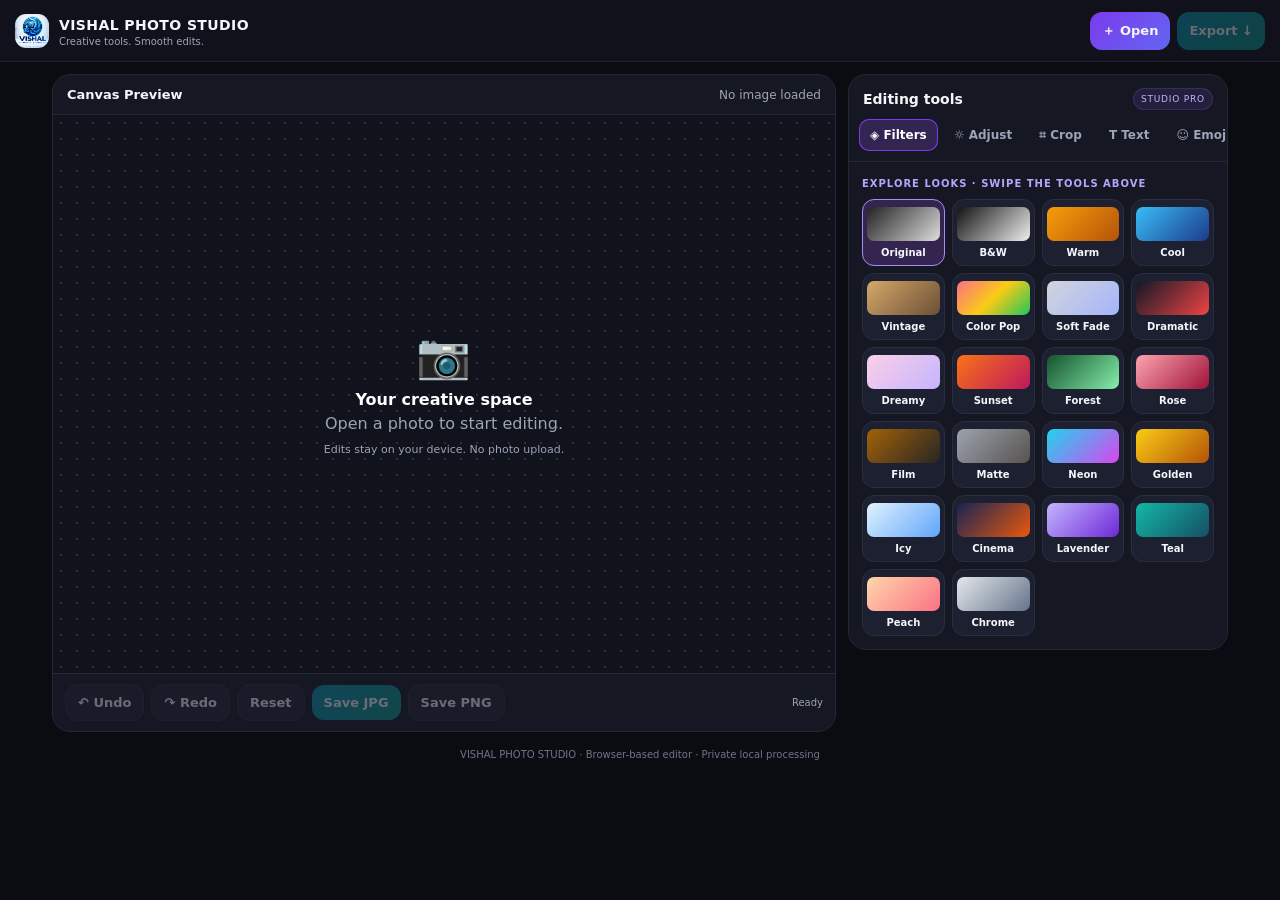
<file: VISHAL-PHOTO-STUDIO.html>
<!doctype html>
<html lang="en">
<head>
<meta charset="utf-8"><meta name="viewport" content="width=device-width,initial-scale=1,viewport-fit=cover">
<meta name="theme-color" content="#10111a"><title>VISHAL PHOTO STUDIO</title>
<style>
:root{--bg:#0b0c12;--panel:#151722;--panel2:#1e2130;--line:#2b2e40;--txt:#f5f6fb;--muted:#9da3b8;--purple:#8b5cf6;--cyan:#22d3ee}
*{box-sizing:border-box}body{margin:0;background:var(--bg);color:var(--txt);font-family:Inter,system-ui,-apple-system,Segoe UI,Roboto,sans-serif;min-height:100vh}
button,input,select{font:inherit}button{cursor:pointer;color:inherit;border:1px solid var(--line);background:#202333;border-radius:12px;padding:10px 12px;font-size:13px;font-weight:650;transition:background .15s,border-color .15s,transform .15s}button:active{transform:scale(.98)}button:disabled{opacity:.38;cursor:not-allowed}
.top{height:62px;display:flex;align-items:center;justify-content:space-between;padding:0 15px;border-bottom:1px solid #202333;background:#10111a;position:sticky;top:0;z-index:5}
.brand{display:flex;align-items:center;gap:10px}.logo{width:34px;height:34px;border-radius:11px;object-fit:cover;display:block}.brand b{font-size:14px;letter-spacing:.4px}.brand small{display:block;color:var(--muted);font-size:10px;margin-top:2px}.top-actions{display:flex;gap:7px}.primary{background:linear-gradient(135deg,#7c3aed,#6366f1);border:0}.save{background:linear-gradient(135deg,#0891b2,#0d9488);border:0}
.layout{max-width:1200px;margin:auto;display:grid;grid-template-columns:minmax(0,1fr) 380px;gap:12px;padding:12px}
.preview-card,.editor-card{background:var(--panel);border:1px solid #242738;border-radius:18px;overflow:hidden;min-width:0}
.preview-top{display:flex;justify-content:space-between;align-items:center;padding:12px 14px;border-bottom:1px solid #242738;font-size:12px;color:var(--muted)}
.preview-top b{color:var(--txt);font-size:13px}.stage{min-height:320px;height:min(57vh,620px);display:grid;place-items:center;padding:12px;background-color:#10121c;background-image:radial-gradient(#2b2e40 1px,transparent 1px);background-size:16px 16px;position:relative;overflow:hidden}
#view{display:none;max-width:100%;max-height:100%;border-radius:7px;box-shadow:0 12px 35px #0007;touch-action:none}
.empty{text-align:center;color:var(--muted);padding:30px 15px}.empty .camera{font-size:44px;margin-bottom:8px}.empty b{display:block;color:#fff;margin-bottom:5px}
.preview-actions{display:flex;gap:7px;align-items:center;overflow-x:auto;padding:10px 12px;border-top:1px solid #242738}.preview-actions button{white-space:nowrap;flex-shrink:0}.status{font-size:10px;color:var(--muted);white-space:nowrap;margin-left:auto}
.editor-card{display:flex;flex-direction:column;align-self:start;max-height:calc(100vh - 86px);position:sticky;top:74px}
.editor-head{padding:13px 14px 9px;display:flex;justify-content:space-between;align-items:center}.editor-head b{font-size:14px}.pro-pill{font-size:9px;letter-spacing:.8px;color:#c4b5fd;background:#8b5cf622;border:1px solid #8b5cf633;border-radius:99px;padding:5px 7px}
.tabs{display:flex;gap:5px;overflow-x:auto;padding:0 10px 10px;border-bottom:1px solid #242738;scrollbar-width:thin;scrollbar-color:#41445a transparent}
.tab{flex:0 0 auto;border:0;background:transparent;color:var(--muted);padding:9px 11px;border-radius:10px;font-size:12px}.tab.active{color:#fff;background:#322552;box-shadow:inset 0 0 0 1px #7c3aed}
.panel-viewport{overflow:auto;min-height:350px;max-height:calc(100vh - 190px);overscroll-behavior:contain}.tool-panel{display:none;padding:13px;animation:slideIn .2s ease}.tool-panel.active{display:block}@keyframes slideIn{from{opacity:.25;transform:translateX(12px)}to{opacity:1;transform:translateX(0)}}
.panel-title{font-size:10px;font-weight:800;letter-spacing:1px;color:#b8a4ff;text-transform:uppercase;margin:3px 0 10px}.filter-grid{display:grid;grid-template-columns:repeat(4,minmax(0,1fr));gap:7px}.filter{padding:7px 4px;font-size:10px;font-weight:600;background:#1d2030;min-width:0}.filter.active{border-color:#a78bfa;background:#342550}.swatch{display:block;height:34px;border-radius:7px;margin-bottom:6px;background:linear-gradient(135deg,#fb7185,#a78bfa,#67e8f9)}.filter[data-f=none] .swatch{background:linear-gradient(135deg,#222,#ddd)}.filter[data-f=mono] .swatch{background:linear-gradient(135deg,#111,#eee)}.filter[data-f=warm] .swatch{background:linear-gradient(135deg,#f59e0b,#b45309)}.filter[data-f=cool] .swatch{background:linear-gradient(135deg,#38bdf8,#1e3a8a)}.filter[data-f=vintage] .swatch{background:linear-gradient(135deg,#d6a86a,#6b4f35)}.filter[data-f=pop] .swatch{background:linear-gradient(135deg,#fb7185,#facc15,#22c55e)}.filter[data-f=fade] .swatch{background:linear-gradient(135deg,#d1d5db,#a5b4fc)}.filter[data-f=dramatic] .swatch{background:linear-gradient(135deg,#111827,#ef4444)}.filter[data-f=dreamy] .swatch{background:linear-gradient(135deg,#fbcfe8,#c4b5fd)}.filter[data-f=sunset] .swatch{background:linear-gradient(135deg,#f97316,#be185d)}.filter[data-f=forest] .swatch{background:linear-gradient(135deg,#14532d,#86efac)}.filter[data-f=rose] .swatch{background:linear-gradient(135deg,#fda4af,#9f1239)}.filter[data-f=film] .swatch{background:linear-gradient(135deg,#a16207,#292524)}.filter[data-f=matte] .swatch{background:linear-gradient(135deg,#9ca3af,#57534e)}.filter[data-f=neon] .swatch{background:linear-gradient(135deg,#22d3ee,#d946ef)}.filter[data-f=golden] .swatch{background:linear-gradient(135deg,#facc15,#b45309)}.filter[data-f=icy] .swatch{background:linear-gradient(135deg,#e0f2fe,#60a5fa)}.filter[data-f=cinema] .swatch{background:linear-gradient(135deg,#172554,#ea580c)}.filter[data-f=lavender] .swatch{background:linear-gradient(135deg,#c4b5fd,#6d28d9)}.filter[data-f=teal] .swatch{background:linear-gradient(135deg,#14b8a6,#164e63)}.filter[data-f=peach] .swatch{background:linear-gradient(135deg,#fed7aa,#fb7185)}.filter[data-f=chrome] .swatch{background:linear-gradient(135deg,#e5e7eb,#64748b)}
.sliders{display:grid;grid-template-columns:1fr 1fr;gap:8px}.sliderbox{padding:10px;background:#10121c;border:1px solid #282b3d;border-radius:12px;min-width:0}.sliderbox label{display:flex;justify-content:space-between;gap:4px;font-size:11px;color:#d5d8e6;margin-bottom:7px}.sliderbox output{color:var(--cyan);font-variant-numeric:tabular-nums}input[type=range]{width:100%;accent-color:#a78bfa;margin:0;height:19px}input[type=text],select{width:100%;padding:11px;border-radius:10px;border:1px solid #33364b;background:#10121c;color:#fff;outline:none}
.btnrow{display:flex;gap:7px;flex-wrap:wrap;margin-top:9px}.btnrow button{flex:1;min-width:80px}.hint{color:var(--muted);font-size:11px;line-height:1.5;margin:9px 0 0}.presets{display:grid;grid-template-columns:repeat(3,1fr);gap:7px}.preset{padding:11px 4px;font-size:11px}.preset.active{border-color:#a78bfa;background:#322552}.emoji-grid{display:grid;grid-template-columns:repeat(7,1fr);gap:5px;margin-top:10px}.emoji{padding:7px 0;font-size:22px;border-radius:9px;background:#202333}.emoji:active{background:#43316c}.text-options{display:grid;grid-template-columns:1fr 70px;gap:8px;margin-top:8px}.color-input{height:40px;width:100%;padding:3px;border:1px solid #33364b;border-radius:9px;background:#10121c}
.brush-note{border:1px solid #5b4a2b;background:#2c2418;color:#f8d9a0;border-radius:10px;padding:10px;font-size:11px;line-height:1.45}.remove-active{border-color:#f59e0b!important;background:#513817!important}
.toast{position:fixed;z-index:20;bottom:20px;left:50%;transform:translate(-50%,18px);opacity:0;pointer-events:none;background:#292c40;border:1px solid #474b65;border-radius:12px;padding:11px 15px;max-width:90vw;font-size:12px;transition:.2s;text-align:center}.toast.show{opacity:1;transform:translate(-50%,0)}
#fileInput{display:none}footer{text-align:center;color:#6f758c;font-size:10px;padding:5px 10px 18px}
@media(max-width:800px){.top{height:56px;padding:0 10px}.brand b{font-size:12px}.brand small{display:none}.top .logo{width:31px;height:31px}.layout{display:flex;flex-direction:column;padding:8px;gap:9px}.stage{height:39vh;min-height:230px;max-height:430px}.editor-card{position:static;max-height:none}.panel-viewport{max-height:none;min-height:330px}.editor-head{padding-top:11px}.filter-grid{grid-template-columns:repeat(4,minmax(0,1fr))}.preview-actions{padding:8px}.status{display:none}.top-actions button{padding:9px;font-size:11px}}
@media(min-width:801px){.stage{height:min(62vh,680px)}}
</style>
</head>
<body>
<header class="top">
 <div class="brand"><img class="logo" src="vishal-photo-studio-logo.png" alt="Vishal Photo Studio logo"><div><b>VISHAL PHOTO STUDIO</b><small>Creative tools. Smooth edits.</small></div></div>
 <div class="top-actions"><label for="fileInput"><button class="primary" type="button" onclick="document.getElementById('fileInput').click()">＋ Open</button></label><button class="save" id="saveTop" disabled>Export ↓</button></div>
 <input id="fileInput" type="file" accept="image/*">
</header>
<main class="layout">
 <section class="preview-card">
  <div class="preview-top"><b>Canvas Preview</b><span id="imageInfo">No image loaded</span></div>
  <div class="stage"><div id="empty" class="empty"><div class="camera">📷</div><b>Your creative space</b>Open a photo to start editing.<p class="hint">Edits stay on your device. No photo upload.</p></div><canvas id="view"></canvas></div>
  <div class="preview-actions"><button id="undo" disabled>↶ Undo</button><button id="redo" disabled>↷ Redo</button><button id="reset" disabled>Reset</button><button id="saveJpg" class="save" disabled>Save JPG</button><button id="savePng" disabled>Save PNG</button><span class="status" id="status">Ready</span></div>
 </section>
 <section class="editor-card">
  <div class="editor-head"><b>Editing tools</b><span class="pro-pill">STUDIO PRO</span></div>
  <nav class="tabs" id="tabs">
   <button class="tab active" data-tab="filters">◈ Filters</button><button class="tab" data-tab="adjust">☼ Adjust</button><button class="tab" data-tab="transform">⌗ Crop</button><button class="tab" data-tab="text">T Text</button><button class="tab" data-tab="emoji">☺ Emoji</button><button class="tab" data-tab="remove">✧ Remove</button>
  </nav>
  <div class="panel-viewport">
   <div class="tool-panel active" id="panel-filters"><div class="panel-title">Explore looks · swipe the tools above</div><div class="filter-grid" id="filterGrid">
   <button class="filter active" data-f="none"><span class="swatch"></span>Original</button><button class="filter" data-f="mono"><span class="swatch"></span>B&W</button><button class="filter" data-f="warm"><span class="swatch"></span>Warm</button><button class="filter" data-f="cool"><span class="swatch"></span>Cool</button><button class="filter" data-f="vintage"><span class="swatch"></span>Vintage</button><button class="filter" data-f="pop"><span class="swatch"></span>Color Pop</button><button class="filter" data-f="fade"><span class="swatch"></span>Soft Fade</button><button class="filter" data-f="dramatic"><span class="swatch"></span>Dramatic</button><button class="filter" data-f="dreamy"><span class="swatch"></span>Dreamy</button><button class="filter" data-f="sunset"><span class="swatch"></span>Sunset</button><button class="filter" data-f="forest"><span class="swatch"></span>Forest</button><button class="filter" data-f="rose"><span class="swatch"></span>Rose</button><button class="filter" data-f="film"><span class="swatch"></span>Film</button><button class="filter" data-f="matte"><span class="swatch"></span>Matte</button><button class="filter" data-f="neon"><span class="swatch"></span>Neon</button><button class="filter" data-f="golden"><span class="swatch"></span>Golden</button><button class="filter" data-f="icy"><span class="swatch"></span>Icy</button><button class="filter" data-f="cinema"><span class="swatch"></span>Cinema</button><button class="filter" data-f="lavender"><span class="swatch"></span>Lavender</button><button class="filter" data-f="teal"><span class="swatch"></span>Teal</button><button class="filter" data-f="peach"><span class="swatch"></span>Peach</button><button class="filter" data-f="chrome"><span class="swatch"></span>Chrome</button>
   </div></div>
   <div class="tool-panel" id="panel-adjust"><div class="panel-title">Light, color & texture</div><div class="sliders" id="sliders">
    <div class="sliderbox"><label>Brightness <output id="brightnessVal">100%</output></label><input data-setting="brightness" type="range" min="45" max="160" value="100"></div>
    <div class="sliderbox"><label>Contrast <output id="contrastVal">100%</output></label><input data-setting="contrast" type="range" min="45" max="160" value="100"></div>
    <div class="sliderbox"><label>Saturation <output id="saturationVal">100%</output></label><input data-setting="saturation" type="range" min="0" max="180" value="100"></div>
    <div class="sliderbox"><label>Blur <output id="blurVal">0px</output></label><input data-setting="blur" type="range" min="0" max="5" value="0"></div>
    <div class="sliderbox"><label>Vignette <output id="vignetteVal">0%</output></label><input data-setting="vignette" type="range" min="0" max="90" value="0"></div>
    <div class="sliderbox"><label>Film Grain <output id="grainVal">0%</output></label><input data-setting="grain" type="range" min="0" max="18" value="0"></div>
   </div><div class="btnrow"><button id="resetAdjust">Reset sliders</button></div></div>
   <div class="tool-panel" id="panel-transform"><div class="panel-title">Rotate, flip & crop</div><div class="btnrow"><button id="rotL">↶ Rotate left</button><button id="rotR">↻ Rotate right</button></div><div class="btnrow"><button id="flipH">⇋ Flip horizontal</button><button id="flipV">⇵ Flip vertical</button></div><div class="panel-title" style="margin-top:20px">Crop ratio</div><select id="ratio"><option value="free">Original / free</option><option value="1:1">Square · 1:1</option><option value="4:5">Portrait · 4:5</option><option value="16:9">Landscape · 16:9</option><option value="3:2">Photo · 3:2</option><option value="9:16">Story · 9:16</option></select><div class="btnrow"><button id="crop" class="primary">Apply center crop</button></div><p class="hint">This version uses a centered crop. Undo is available if you change your mind.</p></div>
   <div class="tool-panel" id="panel-text"><div class="panel-title">Add a title or caption</div><input id="textInput" type="text" maxlength="80" placeholder="Type something…"><div class="text-options"><select id="textPreset"><option value="classic">Classic</option><option value="bold">Bold Impact</option><option value="neon">Neon Glow</option><option value="outline">Outline</option><option value="label">Caption Label</option><option value="soft">Soft Shadow</option></select><input id="textColor" class="color-input" type="color" value="#ffffff" aria-label="Text color"></div><div class="sliders" style="margin-top:9px"><div class="sliderbox"><label>Size <output id="textSizeVal">36px</output></label><input id="textSize" type="range" min="14" max="90" value="36"></div><div class="sliderbox"><label>Position <output id="textPosVal">85%</output></label><input id="textPos" type="range" min="10" max="95" value="85"></div></div><div class="btnrow"><button id="clearText">Clear text</button></div><p class="hint">Text is composited into your saved image. More than one movable text layer is not included in this build.</p></div>
   <div class="tool-panel" id="panel-emoji"><div class="panel-title">Emoji & stickers</div><p class="hint">Tap an emoji to add it. Use the size and position sliders to style it.</p><div class="emoji-grid" id="emojiGrid"></div><div class="sliders" style="margin-top:10px"><div class="sliderbox"><label>Sticker size <output id="emojiSizeVal">54px</output></label><input id="emojiSize" type="range" min="24" max="130" value="54"></div><div class="sliderbox"><label>Position <output id="emojiPosVal">75%</output></label><input id="emojiPos" type="range" min="10" max="95" value="75"></div></div><div class="btnrow"><button id="clearEmoji">Remove emoji</button></div></div>
   <div class="tool-panel" id="panel-remove"><div class="panel-title">Quick object retouch</div><div class="brush-note">This is a basic manual retouch tool, not AI content-aware removal. It softens the area you paint; complex objects may leave visible marks.</div><div class="sliders" style="margin-top:10px"><div class="sliderbox"><label>Brush size <output id="brushSizeVal">28px</output></label><input id="brushSize" type="range" min="10" max="90" value="28"></div><div class="sliderbox"><label>Softness <output id="brushSoftVal">70%</output></label><input id="brushSoft" type="range" min="0" max="100" value="70"></div></div><div class="btnrow"><button id="brushToggle">Enable brush</button><button id="clearMask">Clear marks</button></div><div class="btnrow"><button id="applyRemove" class="primary">Apply retouch</button></div><p class="hint">Paint over a small unwanted area in the preview. Best for tiny blemishes or small distractions on simple backgrounds. Undo restores the previous image.</p></div>
  </div>
 </section>
</main>
<footer>VISHAL PHOTO STUDIO · Browser-based editor · Private local processing</footer><div class="toast" id="toast"></div>
<script>
(()=> {
const $=id=>document.getElementById(id), view=$('view'), vctx=view.getContext('2d',{willReadFrequently:true});
const work=document.createElement('canvas'), wctx=work.getContext('2d',{willReadFrequently:true});
const overlay=document.createElement('canvas'), octx=overlay.getContext('2d');
let source=null, filter='none', settings={brightness:100,contrast:100,saturation:100,blur:0,vignette:0,grain:0}, rotation=0,fx=1,fy=1;
let text='',textColor='#ffffff',textPreset='classic',textSize=36,textPos=85,emoji='',emojiSize=54,emojiPos=75;
let history=[],future=[],brush=false,mask=null,drawing=false,lastPoint=null,renderPending=false,renderTimer=null,toastTimer,hasBrushMarks=false;
const filterBtns=[...document.querySelectorAll('.filter')],settingInputs=[...document.querySelectorAll('[data-setting]')];
const emojiList=['😀','😍','😎','🥳','😂','❤️','🔥','✨','⭐','💯','⚡','🌈','🦋','🌸','🌻','🌙','☀️','☁️','🌊','🍀','👑','💎','🎯','🚀','🎮','🎧','📸','💖','🤍','🖤','💫','🎉','🙏','😈','🐼','🐱','🐶','🍕','🍓','☕','🏆','💥','🫶','🤟','💪'];
function toast(s){const t=$('toast');t.textContent=s;t.classList.add('show');clearTimeout(toastTimer);toastTimer=setTimeout(()=>t.classList.remove('show'),2300)}
function hasImage(){if(!source){toast('Open a photo first.');return false}return true}
function enable(on){['undo','redo','reset','saveTop','saveJpg','savePng','rotL','rotR','flipH','flipV','crop','resetAdjust','clearText','clearEmoji','brushToggle','clearMask','applyRemove'].forEach(id=>$(id).disabled=!on)}
function state(){return {source,filter,settings:{...settings},rotation,fx,fy,text,textColor,textPreset,textSize,textPos,emoji,emojiSize,emojiPos}}
function snap(){if(!source)return;history.push(state());if(history.length>15)history.shift();future=[];historyButtons()}
function restore(s){source=s.source;filter=s.filter;settings={...s.settings};rotation=s.rotation;fx=s.fx;fy=s.fy;text=s.text;textColor=s.textColor;textPreset=s.textPreset;textSize=s.textSize;textPos=s.textPos;emoji=s.emoji;emojiSize=s.emojiSize;emojiPos=s.emojiPos;
settingInputs.forEach(i=>i.value=settings[i.dataset.setting]);$('textInput').value=text;$('textColor').value=textColor;$('textPreset').value=textPreset;$('textSize').value=textSize;$('textPos').value=textPos;$('emojiSize').value=emojiSize;$('emojiPos').value=emojiPos;labels();filterBtns.forEach(b=>b.classList.toggle('active',b.dataset.f===filter));render();historyButtons()}
function historyButtons(){$('undo').disabled=!history.length;$('redo').disabled=!future.length;$('reset').disabled=!source}
function labels(){for(const k of Object.keys(settings))$(k+'Val').textContent=settings[k]+(k==='blur'?'px':'%');$('textSizeVal').textContent=textSize+'px';$('textPosVal').textContent=textPos+'%';$('emojiSizeVal').textContent=emojiSize+'px';$('emojiPosVal').textContent=emojiPos+'%';$('brushSizeVal').textContent=$('brushSize').value+'px';$('brushSoftVal').textContent=$('brushSoft').value+'%'}
function cssFilter(){let b=settings.brightness,c=settings.contrast,s=settings.saturation,sep=0,g=0,eb=100,ec=100,es=100;
const vals={mono:[0,0,0,100],warm:[22,104,100,112],cool:[0,102,100,112],vintage:[38,105,88,78],pop:[0,100,118,135],fade:[0,108,82,78],dramatic:[0,100,145,112],dreamy:[8,112,86,110],sunset:[32,108,100,130],forest:[8,100,108,118],rose:[20,106,100,120],film:[28,100,112,82],matte:[0,108,78,84],neon:[0,100,135,165],golden:[42,112,100,125],icy:[0,100,112,90],cinema:[12,96,125,112],lavender:[12,105,100,115],teal:[0,100,120,110],peach:[18,108,96,120],chrome:[0,105,125,0]};
if(filter==='mono')g=100;else if(vals[filter]){[sep,eb,ec,es]=vals[filter]}
return `brightness(${b*eb/10000}) contrast(${c*ec/10000}) saturate(${s*es/10000}) sepia(${sep}%) grayscale(${g}%) blur(${settings.blur}px)`}
function drawText(ctx,w,h){if(!text)return;const size=textSize*Math.max(.45,Math.min(w,h)/700),y=h*textPos/100;ctx.save();ctx.textAlign='center';ctx.textBaseline='middle';ctx.font=`${textPreset==='bold'?'900':'700'} ${size}px system-ui,sans-serif`;
if(textPreset==='label'){const tw=ctx.measureText(text).width;ctx.fillStyle='rgba(0,0,0,.6)';ctx.fillRect(w/2-tw/2-12,y-size*.65,tw+24,size*1.3);ctx.fillStyle=textColor;ctx.fillText(text,w/2,y)}
else if(textPreset==='outline'){ctx.lineWidth=Math.max(2,size*.09);ctx.strokeStyle='#111';ctx.strokeText(text,w/2,y);ctx.fillStyle=textColor;ctx.fillText(text,w/2,y)}
else {if(textPreset==='neon'){ctx.shadowColor=textColor;ctx.shadowBlur=size*.5}else if(textPreset==='soft'){ctx.shadowColor='#000';ctx.shadowBlur=size*.22;ctx.shadowOffsetY=3}ctx.fillStyle=textColor;ctx.fillText(text,w/2,y)}ctx.restore()}
function drawEmoji(ctx,w,h){if(!emoji)return;const size=emojiSize*Math.max(.45,Math.min(w,h)/700);ctx.save();ctx.textAlign='center';ctx.textBaseline='middle';ctx.font=`${size}px "Apple Color Emoji","Noto Color Emoji",system-ui`;ctx.fillText(emoji,w/2,h*emojiPos/100);ctx.restore()}
function render(){if(!source)return;if(renderPending)return;renderPending=true;requestAnimationFrame(()=>{renderPending=false;
 const w=source.width,h=source.height,swap=Math.abs(rotation)%180===90;work.width=swap?h:w;work.height=swap?w:h;
 wctx.clearRect(0,0,work.width,work.height);if(overlay.width!==work.width||overlay.height!==work.height){overlay.width=work.width;overlay.height=work.height;}wctx.save();wctx.translate(work.width/2,work.height/2);wctx.rotate(rotation*Math.PI/180);wctx.scale(fx,fy);wctx.filter=cssFilter();wctx.drawImage(source,-w/2,-h/2,w,h);wctx.restore();
 if(settings.vignette){const rad=Math.max(work.width,work.height)*.72;const grad=wctx.createRadialGradient(work.width/2,work.height/2,rad*.16,work.width/2,work.height/2,rad);grad.addColorStop(0,'rgba(0,0,0,0)');grad.addColorStop(1,`rgba(0,0,0,${settings.vignette/100*.8})`);wctx.fillStyle=grad;wctx.fillRect(0,0,work.width,work.height)}
 if(settings.grain){ // lightweight translucent grain texture, avoids per-pixel loops
  if(!render.grainPattern){const n=document.createElement('canvas');n.width=96;n.height=96;const nc=n.getContext('2d');const im=nc.createImageData(96,96);for(let i=0;i<im.data.length;i+=4){const v=Math.random()*255;im.data[i]=v;im.data[i+1]=v;im.data[i+2]=v;im.data[i+3]=Math.random()*255}nc.putImageData(im,0,0);render.grainPattern=n}
  wctx.save();wctx.globalAlpha=settings.grain/100;wctx.globalCompositeOperation='overlay';wctx.fillStyle=wctx.createPattern(render.grainPattern,'repeat');wctx.fillRect(0,0,work.width,work.height);wctx.restore()
 }
 drawText(wctx,work.width,work.height);drawEmoji(wctx,work.width,work.height);
 view.width=work.width;view.height=work.height;vctx.clearRect(0,0,view.width,view.height);vctx.drawImage(work,0,0);const maxW=Math.max(200,view.parentElement.clientWidth-24),maxH=Math.max(180,view.parentElement.clientHeight-24),scale=Math.min(1,maxW/work.width,maxH/work.height);
 view.style.width=Math.round(work.width*scale)+'px';view.style.height=Math.round(work.height*scale)+'px';view.style.display='block';if(overlay.width===view.width&&overlay.height===view.height){vctx.drawImage(overlay,0,0);} $('empty').style.display='none';$('imageInfo').textContent=work.width+' × '+work.height;$('status').textContent=brush?'Brush enabled':'Preview';historyButtons();
 if(mask){view.style.cursor=brush?'crosshair':'default'}
 })}
function load(file){if(!file)return;if(!file.type.startsWith('image/')){toast('Choose an image file.');return}const url=URL.createObjectURL(file),img=new Image();img.onload=()=>{const max=1800,sc=Math.min(1,max/Math.max(img.naturalWidth,img.naturalHeight));source=document.createElement('canvas');source.width=Math.round(img.naturalWidth*sc);source.height=Math.round(img.naturalHeight*sc);source.getContext('2d').drawImage(img,0,0,source.width,source.height);filter='none';settings={brightness:100,contrast:100,saturation:100,blur:0,vignette:0,grain:0};rotation=0;fx=fy=1;text='';emoji='';history=[];future=[];mask=null;brush=false;hasBrushMarks=false;overlay.width=0;overlay.height=0;settingInputs.forEach(i=>i.value=settings[i.dataset.setting]);$('textInput').value='';$('brushToggle').classList.remove('remove-active');filterBtns.forEach(b=>b.classList.toggle('active',b.dataset.f==='none'));labels();enable(true);render();historyButtons();toast('Photo loaded · Smooth preview ready');URL.revokeObjectURL(url)};img.onerror=()=>{toast('Could not open this photo.');URL.revokeObjectURL(url)};img.src=url}
$('fileInput').addEventListener('change',e=>load(e.target.files[0]));
document.querySelectorAll('.tab').forEach(btn=>btn.addEventListener('click',()=>{document.querySelectorAll('.tab').forEach(b=>b.classList.toggle('active',b===btn));document.querySelectorAll('.tool-panel').forEach(p=>p.classList.toggle('active',p.id==='panel-'+btn.dataset.tab));$('tabs').scrollTo({left:Math.max(0,btn.offsetLeft-12),behavior:'smooth'})}));
filterBtns.forEach(btn=>btn.addEventListener('click',()=>{if(!hasImage())return;snap();filter=btn.dataset.f;filterBtns.forEach(b=>b.classList.toggle('active',b===btn));render()}));
settingInputs.forEach(input=>{
 input.addEventListener('pointerdown',()=>{if(source)snap()});
 input.addEventListener('keydown',e=>{if(source&&['ArrowLeft','ArrowRight','ArrowUp','ArrowDown','Home','End','PageUp','PageDown'].includes(e.key))snap()});
 input.addEventListener('input',()=>{if(!source)return;settings[input.dataset.setting]=Number(input.value);labels();render()});
});
function transform(fn){if(!hasImage())return;snap();fn();render()}
$('rotL').onclick=()=>transform(()=>rotation=(rotation+270)%360);$('rotR').onclick=()=>transform(()=>rotation=(rotation+90)%360);$('flipH').onclick=()=>transform(()=>fx*=-1);$('flipV').onclick=()=>transform(()=>fy*=-1);
$('crop').onclick=()=>{if(!hasImage())return;const val=$('ratio').value;if(val==='free'){toast('Choose a crop ratio first.');return}snap();const [rw,rh]=val.split(':').map(Number);let w=work.width,h=work.height;if(w/h>rw/rh)w=Math.round(h*rw/rh);else h=Math.round(w*rh/rw);const out=document.createElement('canvas');out.width=w;out.height=h;out.getContext('2d').drawImage(work,Math.round((work.width-w)/2),Math.round((work.height-h)/2),w,h,0,0,w,h);source=out;rotation=0;fx=fy=1;filter='none';settings={brightness:100,contrast:100,saturation:100,blur:0,vignette:0,grain:0};settingInputs.forEach(i=>i.value=settings[i.dataset.setting]);text='';emoji='';$('textInput').value='';hasBrushMarks=false;octx.clearRect(0,0,overlay.width,overlay.height);labels();filterBtns.forEach(b=>b.classList.toggle('active',b.dataset.f==='none'));render();toast('Center crop applied')};
$('resetAdjust').onclick=()=>{if(!hasImage())return;snap();settings={brightness:100,contrast:100,saturation:100,blur:0,vignette:0,grain:0};settingInputs.forEach(i=>i.value=settings[i.dataset.setting]);labels();render()};
$('textInput').addEventListener('input',()=>{text=$('textInput').value;render()});$('textColor').addEventListener('input',()=>{textColor=$('textColor').value;render()});$('textPreset').addEventListener('change',()=>{textPreset=$('textPreset').value;render()});$('textSize').addEventListener('input',()=>{textSize=Number($('textSize').value);labels();render()});$('textPos').addEventListener('input',()=>{textPos=Number($('textPos').value);labels();render()});$('clearText').onclick=()=>{snap();text='';$('textInput').value='';render()};
$('emojiGrid').innerHTML=emojiList.map(e=>`<button class="emoji" type="button" data-emoji="${e}">${e}</button>`).join('');$('emojiGrid').addEventListener('click',e=>{const b=e.target.closest('[data-emoji]');if(!b||!hasImage())return;snap();emoji=b.dataset.emoji;render();toast('Sticker added')});$('emojiSize').addEventListener('input',()=>{emojiSize=Number($('emojiSize').value);labels();render()});$('emojiPos').addEventListener('input',()=>{emojiPos=Number($('emojiPos').value);labels();render()});$('clearEmoji').onclick=()=>{snap();emoji='';render()};
$('brushSize').addEventListener('input',labels);$('brushSoft').addEventListener('input',labels);
$('brushToggle').onclick=()=>{if(!hasImage())return;brush=!brush;$('brushToggle').classList.toggle('remove-active',brush);view.style.cursor=brush?'crosshair':'default';toast(brush?'Brush enabled: paint over a small area':'Brush disabled')};
function point(e){const r=view.getBoundingClientRect();return {x:(e.clientX-r.left)/r.width*view.width,y:(e.clientY-r.top)/r.height*view.height}}
function showBrushOverlay(){if(!source)return;if(overlay.width!==view.width||overlay.height!==view.height)return;vctx.clearRect(0,0,view.width,view.height);vctx.drawImage(work,0,0);vctx.drawImage(overlay,0,0)}
function brushDot(p){const radius=Number($('brushSize').value)*Math.max(.5,Math.min(view.width,view.height)/700);octx.save();octx.globalCompositeOperation='source-over';octx.fillStyle='rgba(255,80,80,.38)';octx.beginPath();octx.arc(p.x,p.y,radius,0,Math.PI*2);octx.fill();octx.restore()}
view.addEventListener('pointerdown',e=>{if(!brush||!source)return;drawing=true;view.setPointerCapture(e.pointerId);lastPoint=point(e);brushDot(lastPoint);hasBrushMarks=true;showBrushOverlay();e.preventDefault()});
view.addEventListener('pointermove',e=>{if(!drawing||!brush)return;const p=point(e),size=Number($('brushSize').value)*Math.max(.5,Math.min(view.width,view.height)/700);octx.strokeStyle='rgba(255,80,80,.38)';octx.lineWidth=size*2;octx.lineCap='round';octx.beginPath();octx.moveTo(lastPoint.x,lastPoint.y);octx.lineTo(p.x,p.y);octx.stroke();lastPoint=p;hasBrushMarks=true;showBrushOverlay();e.preventDefault()});
view.addEventListener('pointerup',()=>{drawing=false;lastPoint=null});
$('clearMask').onclick=()=>{octx.clearRect(0,0,overlay.width,overlay.height);hasBrushMarks=false;if(source)render();toast('Brush marks cleared')};
$('applyRemove').onclick=()=>{if(!hasImage())return;if(!hasBrushMarks){toast('Enable brush and paint over an area first.');return}snap();const temp=document.createElement('canvas');temp.width=work.width;temp.height=work.height;const t=temp.getContext('2d');t.drawImage(work,0,0);const maskCanvas=document.createElement('canvas');maskCanvas.width=work.width;maskCanvas.height=work.height;maskCanvas.getContext('2d').drawImage(overlay,0,0,work.width,work.height);const blur=document.createElement('canvas');blur.width=work.width;blur.height=work.height;const bc=blur.getContext('2d');bc.filter=`blur(${Math.max(5,Number($('brushSize').value)*.45)}px)`;bc.drawImage(work,0,0);t.save();t.globalAlpha=.95;t.drawImage(blur,0,0);t.globalCompositeOperation='destination-in';t.drawImage(maskCanvas,0,0);t.restore();const combined=document.createElement('canvas');combined.width=work.width;combined.height=work.height;const cc=combined.getContext('2d');cc.drawImage(work,0,0);cc.drawImage(t.canvas,0,0);source=combined;octx.clearRect(0,0,overlay.width,overlay.height);hasBrushMarks=false;brush=false;$('brushToggle').classList.remove('remove-active');render();toast('Quick retouch applied. Review the result.')};
function save(type){
 if(!source)return;
 render();
 requestAnimationFrame(()=>requestAnimationFrame(()=>{
  try{
   const a=document.createElement('a');
   a.download='vishal-photo-studio.'+(type==='image/jpeg'?'jpg':'png');
   a.href=work.toDataURL(type,type==='image/jpeg'?.92:1);
   a.click();toast('Export started');
  }catch(e){toast('Could not export this photo. Try a smaller image.')}
 }));
}
$('saveJpg').onclick=()=>save('image/jpeg');$('savePng').onclick=()=>save('image/png');$('saveTop').onclick=()=>save('image/png');
$('undo').onclick=()=>{if(!history.length)return;future.push(state());restore(history.pop())};$('redo').onclick=()=>{if(!future.length)return;history.push(state());restore(future.pop())};$('reset').onclick=()=>{if(!hasImage())return;snap();filter='none';settings={brightness:100,contrast:100,saturation:100,blur:0,vignette:0,grain:0};rotation=0;fx=fy=1;text='';emoji='';hasBrushMarks=false;brush=false;octx.clearRect(0,0,overlay.width,overlay.height);$('brushToggle').classList.remove('remove-active');view.style.cursor='default';settingInputs.forEach(i=>i.value=settings[i.dataset.setting]);$('textInput').value='';labels();filterBtns.forEach(b=>b.classList.toggle('active',b.dataset.f==='none'));render();toast('Edits reset')};
enable(false);labels();
})();
</script>
</body></html>
</file>
<file: styles.css>
:root{--ink:#24231f;--muted:#777267;--gold:#b58a35;--paper:#fbfaf6;--line:#e9e2d3}
*{box-sizing:border-box}html{scroll-behavior:smooth}body{margin:0;background:var(--paper);color:var(--ink);font-family:system-ui,sans-serif}
a{color:inherit;text-decoration:none}.wrap{width:min(1120px,92%);margin:auto}
header{position:sticky;top:0;background:rgba(251,250,246,.96);backdrop-filter:blur(14px);border-bottom:1px solid var(--line);z-index:20}
.nav{min-height:76px;display:flex;align-items:center;justify-content:space-between;gap:18px}
.brand{font-weight:850;letter-spacing:.08em;line-height:1.2}.brand small{display:block;color:var(--gold);font-size:10px;letter-spacing:.25em}
nav{display:flex;gap:22px;align-items:center;font-size:14px;color:#625e54}nav a{padding:10px 0}nav a[aria-current=page]{color:#987126;font-weight:800}
.menu-toggle{display:none;border:1px solid var(--line);background:#fff;border-radius:10px;padding:9px 12px;font:inherit}
.hero{padding:70px 0 55px;display:grid;grid-template-columns:1.2fr .8fr;gap:30px;align-items:center}
.eyebrow{color:#987126;font-size:12px;font-weight:750;letter-spacing:.18em;text-transform:uppercase}
h1{font:clamp(43px,7vw,76px)/.99 Georgia,serif;letter-spacing:-.04em;margin:18px 0}h1 span{color:var(--gold)}
.lead{color:var(--muted);font-size:17px;line-height:1.7;max-width:620px}
.hero-card{background:linear-gradient(145deg,#fff,#f3eddf);border:1px solid #e8ddc5;border-radius:24px;padding:26px;min-height:230px;display:flex;flex-direction:column;justify-content:space-between}
.hero-card strong{font:27px Georgia,serif}.hero-card p{color:var(--muted);line-height:1.6}
.page-hero{padding:62px 0 28px}.page-hero h1{font-size:clamp(40px,6vw,62px)}
section{padding:35px 0 55px}.section-head{display:flex;justify-content:space-between;align-items:end;margin-bottom:22px;gap:15px}
.section-head h2{font:clamp(29px,4vw,40px) Georgia,serif;margin:8px 0}.section-head p{color:var(--muted);font-size:14px}
.toolbar{display:flex;gap:12px;flex-wrap:wrap;margin-bottom:20px}.search{flex:1;min-width:200px;padding:13px;border:1px solid var(--line);border-radius:12px;font:inherit;background:#fff}
.filters{display:flex;gap:7px;flex-wrap:wrap}.filter{border:1px solid var(--line);background:white;border-radius:30px;padding:9px 14px;cursor:pointer;font:inherit}
.filter.active{background:#f2ead8;border-color:#d5bd87;color:#8c6926}.grid{display:grid;grid-template-columns:repeat(3,1fr);gap:16px}
.product{background:white;border:1px solid var(--line);border-radius:18px;padding:19px;min-height:205px;display:flex;flex-direction:column}
.product:hover{box-shadow:0 12px 30px #40351a10}.product-top{display:flex;justify-content:space-between;align-items:center;gap:8px}
.app-icon{width:45px;height:45px;border-radius:13px;background:#f5efdf;color:#a47a2b;display:grid;place-items:center;font-size:22px}
.tag{font-size:10px;text-transform:uppercase;color:#96702a;background:#f7f1e4;border-radius:20px;padding:7px 9px;font-weight:800}
.product h3{font-size:18px;margin:16px 0 7px}.product p{font-size:13px;line-height:1.6;color:var(--muted);margin:0 0 15px}
.status{font-size:12px;color:#827d71}.available{color:#267348!important}
.showcase{grid-column:span 2;display:grid;grid-template-columns:150px 1fr;gap:20px;align-items:center;min-height:0}
.art{width:100%;aspect-ratio:1;border-radius:15px;overflow:hidden;background:#f5f3ef;border:1px solid var(--line);display:grid;place-items:center}
.art img{width:100%;height:100%;object-fit:contain}.copy h3{margin:12px 0 7px}.copy p{margin-bottom:12px}
.buttons{display:flex;gap:9px;flex-wrap:wrap;margin-top:10px}.btn{padding:11px 15px;border-radius:10px;font-size:12px;font-weight:750;border:1px solid var(--gold);display:inline-flex;align-items:center;justify-content:center}
.primary{background:linear-gradient(135deg,#c9a454,#a77b2c);color:white}.secondary{background:#fff;color:#7f6127}
.details{background:white;border:1px solid var(--line);border-radius:18px;padding:24px;margin-top:18px}.details h3{font:30px Georgia,serif;margin:0 0 10px}
.details p{color:var(--muted);line-height:1.7}.features{display:grid;grid-template-columns:1fr 1fr;gap:10px;margin:15px 0}
.feature{background:#faf8f2;border:1px solid var(--line);border-radius:10px;padding:12px;font-size:13px}.feature b{display:block;margin-bottom:4px}
.about-panel{background:#f3eee2;border-block:1px solid var(--line);padding:42px 0}.about-inner{display:grid;grid-template-columns:1fr 1fr;gap:30px}
.about-inner h2{font:36px Georgia,serif}.about-inner p{color:#6f6a5f;line-height:1.8}
.values{display:grid;grid-template-columns:1fr 1fr;gap:10px}.value{background:white;border:1px solid #e8dfcd;border-radius:12px;padding:15px}
.value span{display:block;color:var(--muted);font-size:12px;margin-top:5px}
.contact-card{background:#fff;border:1px solid var(--line);border-radius:18px;padding:26px;max-width:720px}.contact-card p{color:var(--muted);line-height:1.7}
.note{background:#f7f1e4;border:1px solid #e8ddc5;border-radius:12px;padding:14px;color:#6f5b32;font-size:13px;line-height:1.6}
footer{padding:25px 0;color:#817b6f;font-size:12px}.footer-inner{display:flex;justify-content:space-between;flex-wrap:wrap;gap:10px}
@media(max-width:760px){.hero,.about-inner{grid-template-columns:1fr}.grid{grid-template-columns:1fr 1fr}.showcase{grid-column:span 2;grid-template-columns:110px 1fr}.section-head{align-items:start;flex-direction:column}}
@media(max-width:560px){.nav{min-height:68px}.menu-toggle{display:block}nav{display:none;position:absolute;top:68px;left:0;right:0;background:var(--paper);border-bottom:1px solid var(--line);padding:12px 4%;flex-direction:column;align-items:stretch;gap:2px}
nav.open{display:flex}nav a{padding:12px;border-radius:9px}nav a:hover{background:#f3eee2}.hero{padding:48px 0 35px}.grid{grid-template-columns:1fr}.showcase{grid-column:span 1;grid-template-columns:1fr}.art{max-width:145px}.features{grid-template-columns:1fr}.page-hero{padding:45px 0 20px}}
</file>
